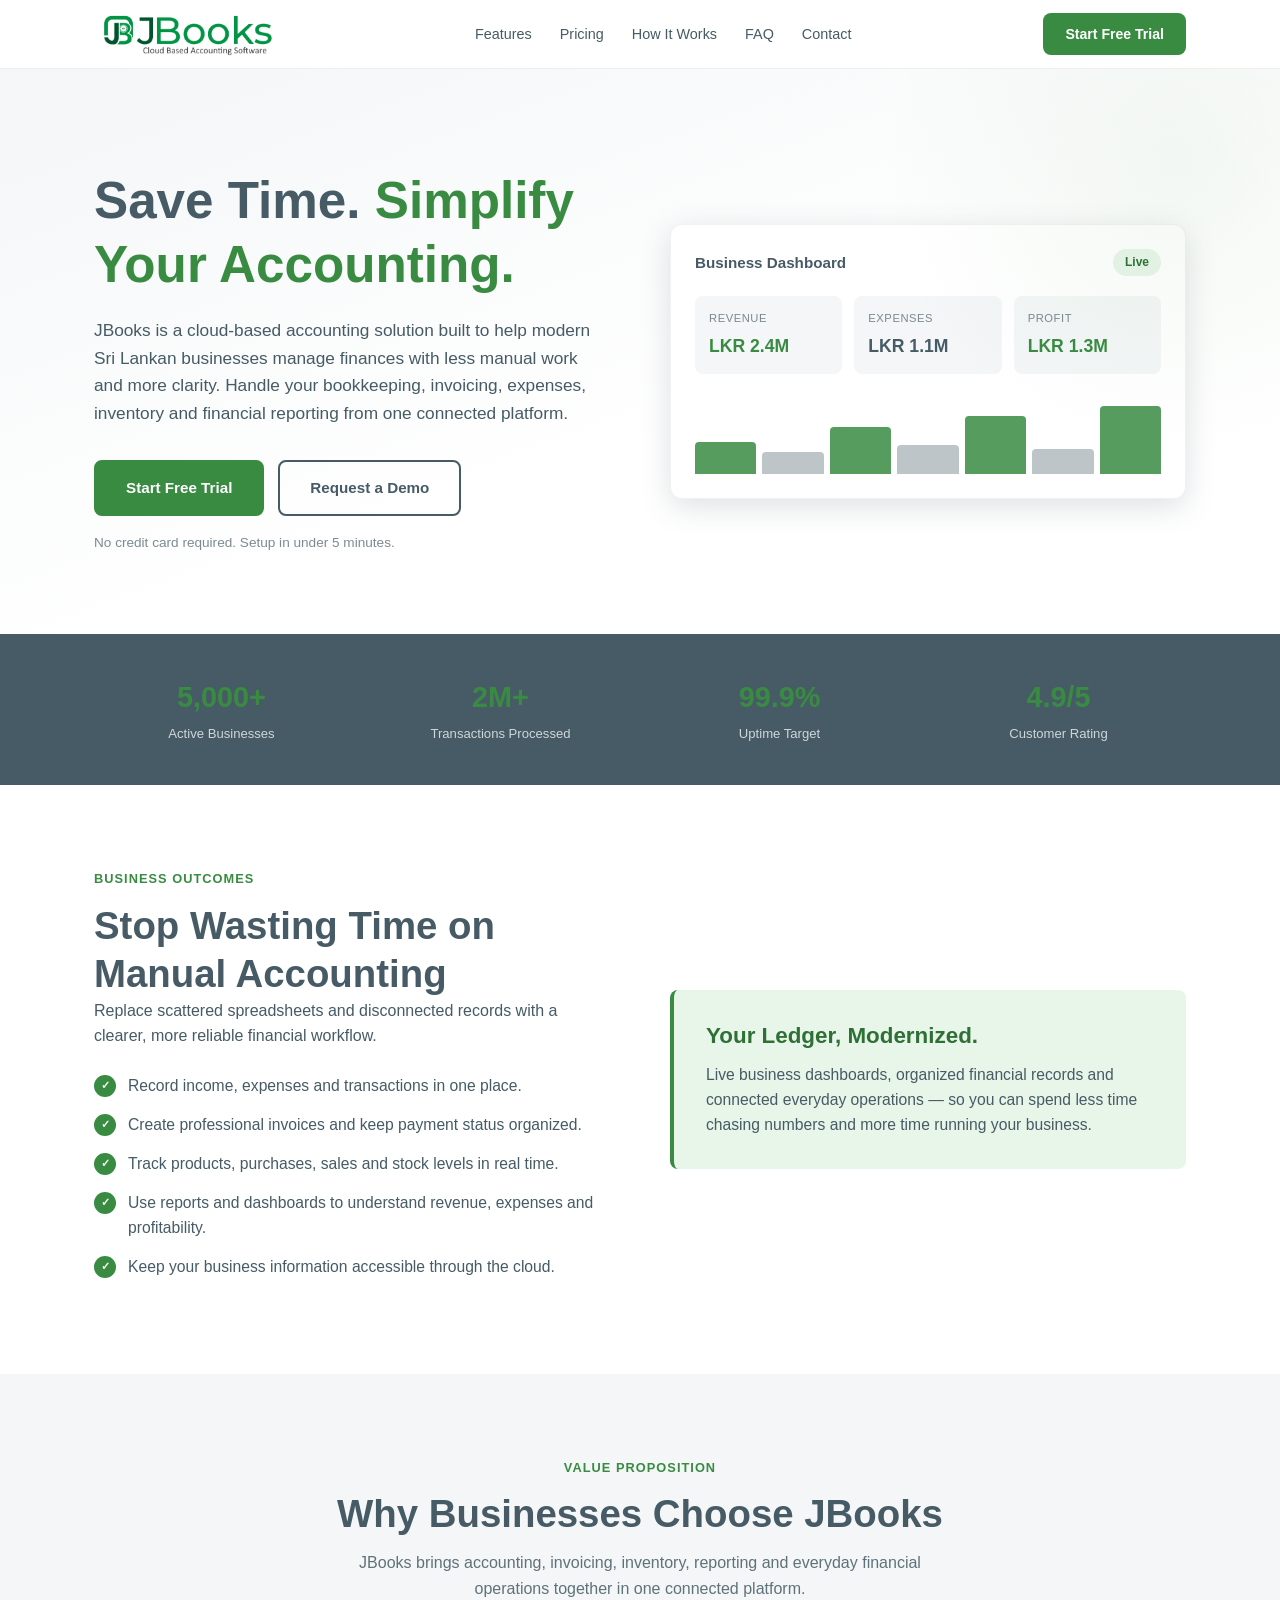
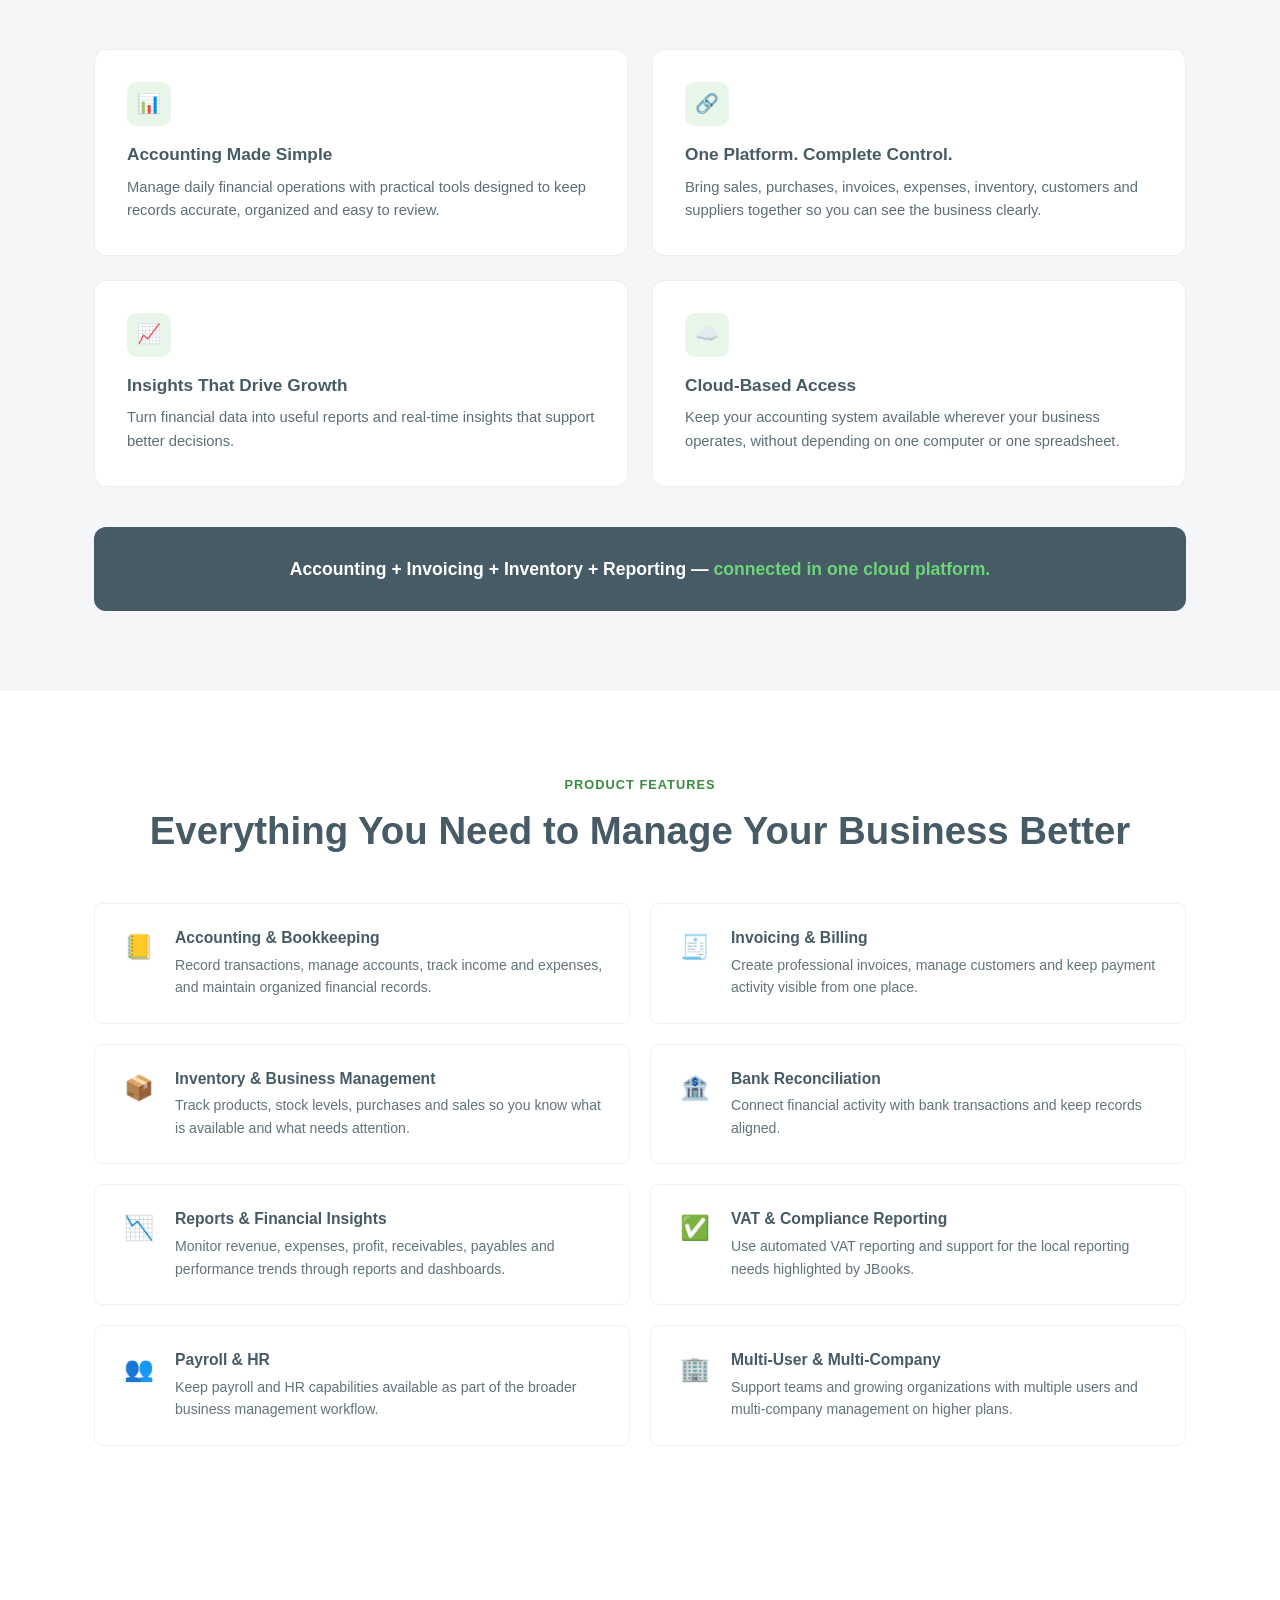
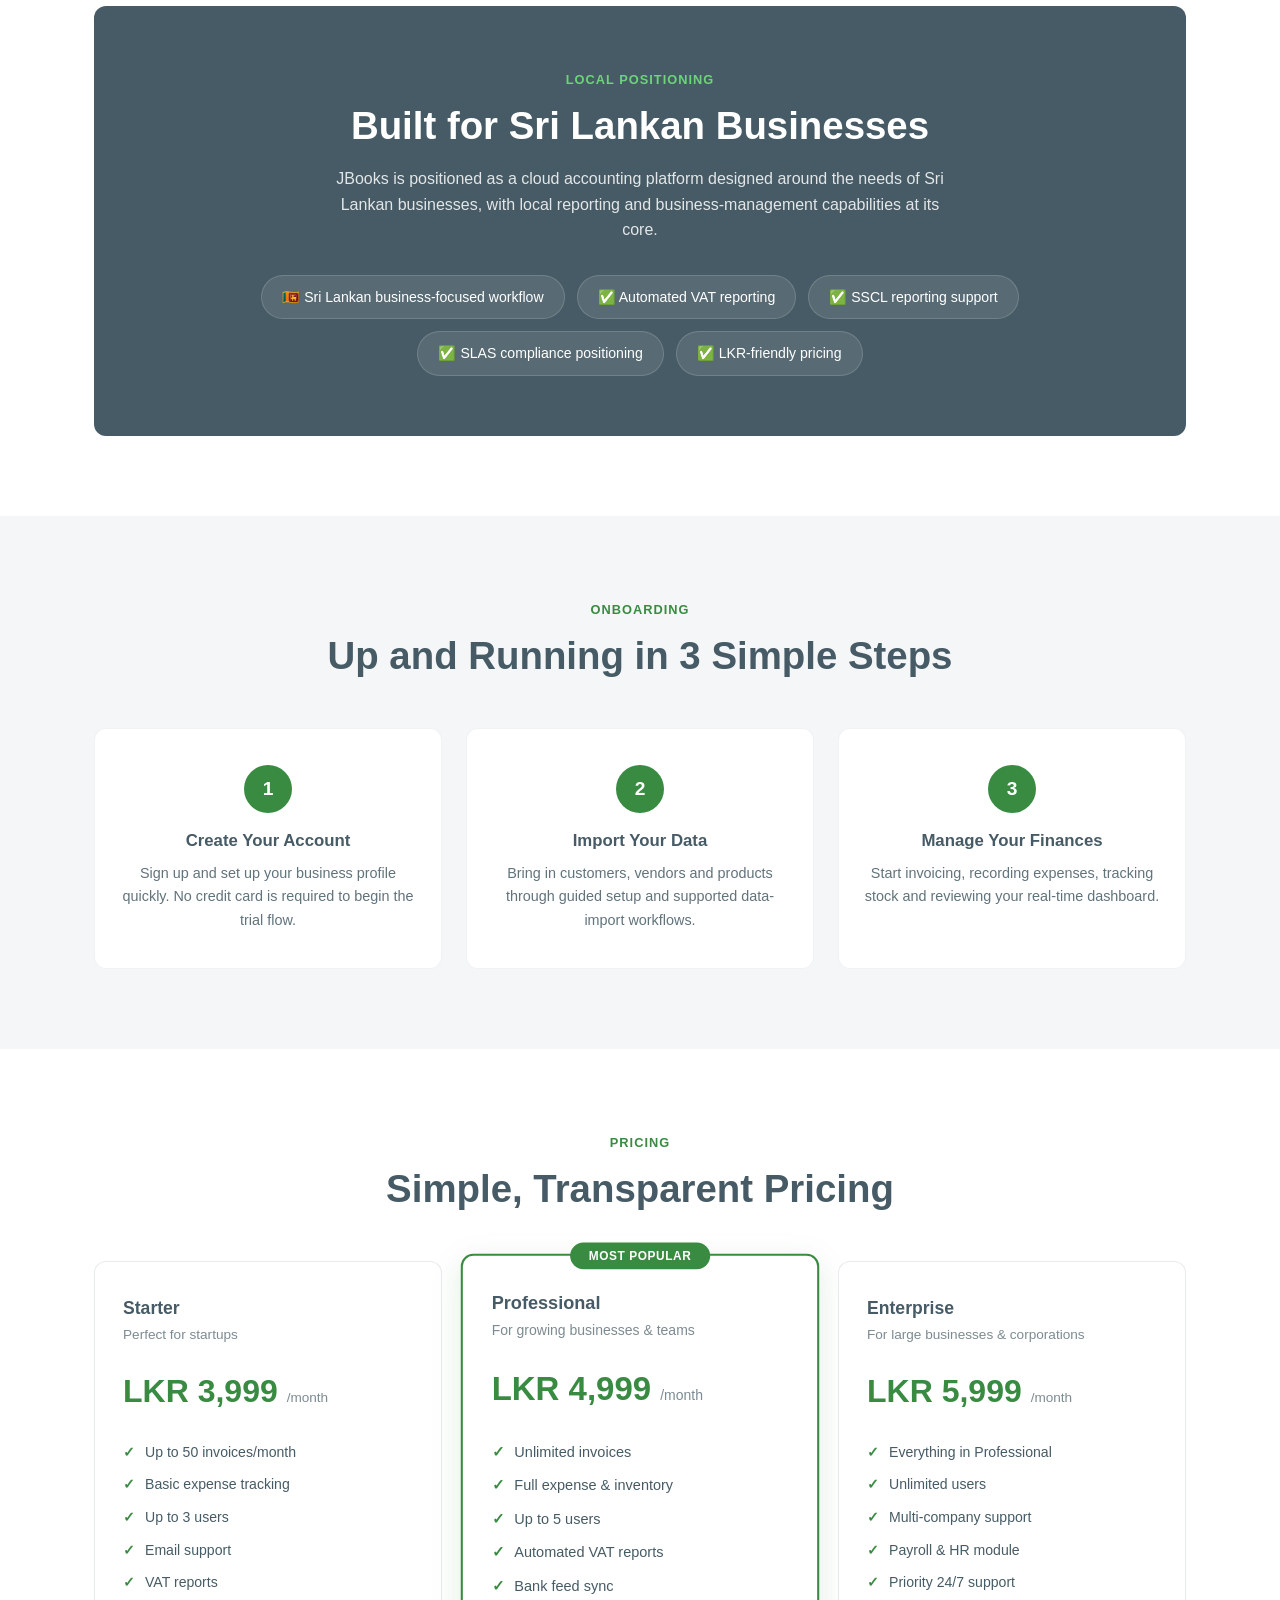
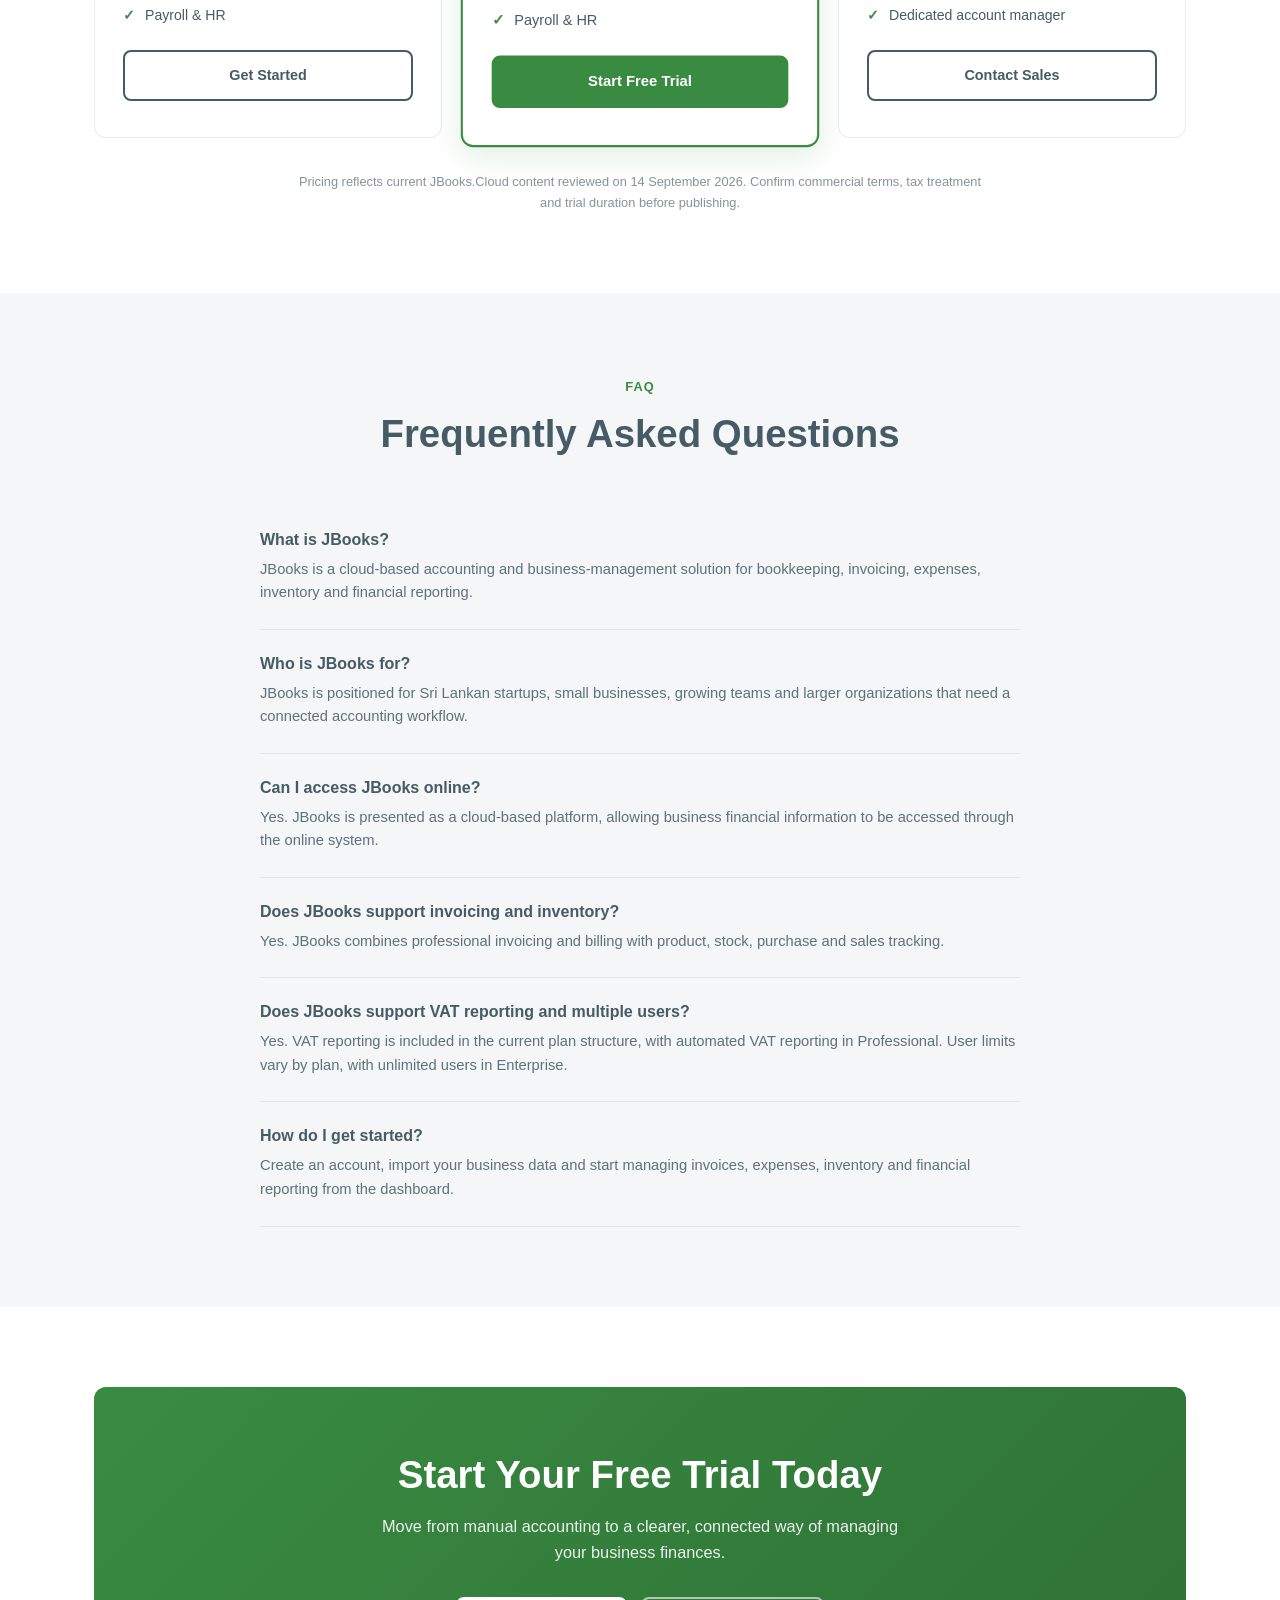
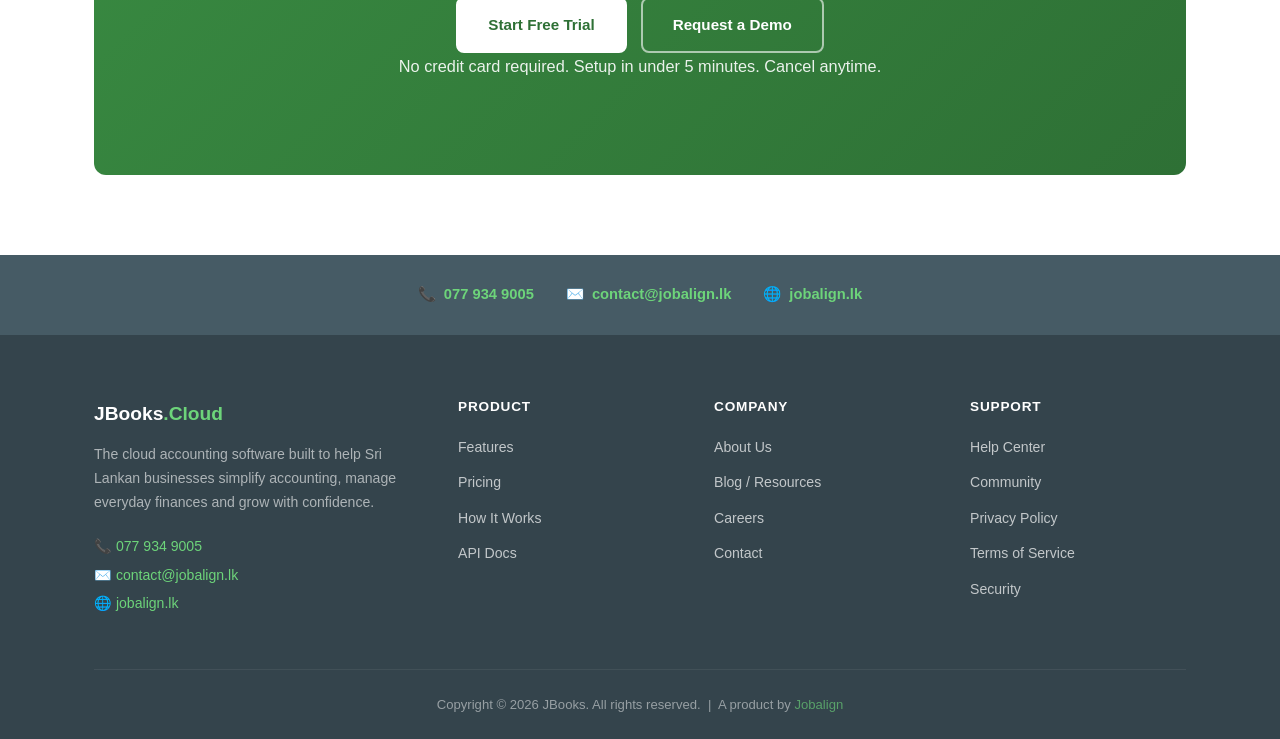
<file: JBooks360.cloud/index.html>
<!DOCTYPE html>
<html lang="en">
<head>
  <meta charset="UTF-8">
  <meta name="viewport" content="width=device-width, initial-scale=1.0">
  <title>JBooks.Cloud | Cloud Accounting Software for Sri Lankan Businesses</title>
  <meta name="description" content="Manage accounting, invoicing, expenses, inventory and financial reporting with JBooks.Cloud - a cloud accounting solution built for Sri Lankan businesses.">
  <style>
    /* ========== RESET & VARIABLES ========== */
    *, *::before, *::after {
      box-sizing: border-box;
      margin: 0;
      padding: 0;
    }

    :root {
      --green: #398b42;
      --slate: #465b65;
      --green-light: #e8f5e9;
      --green-dark: #2e7035;
      --slate-light: #f4f6f7;
      --slate-dark: #34444c;
      --white: #ffffff;
      --shadow: 0 4px 20px rgba(70, 91, 101, 0.1);
      --shadow-hover: 0 8px 30px rgba(70, 91, 101, 0.18);
      --radius: 12px;
      --radius-sm: 8px;
      --font: 'Inter', -apple-system, BlinkMacSystemFont, 'Segoe UI', Roboto, sans-serif;
    }

    html { scroll-behavior: smooth; }

    body {
      font-family: var(--font);
      color: var(--slate);
      line-height: 1.6;
      background: var(--white);
      -webkit-font-smoothing: antialiased;
    }

    img { max-width: 100%; height: auto; display: block; }
    a { color: var(--green); text-decoration: none; transition: color 0.2s; }
    a:hover { color: var(--green-dark); }

    /* ========== TYPOGRAPHY ========== */
    h1, h2, h3, h4 {
      color: var(--slate);
      line-height: 1.25;
      font-weight: 700;
    }

    h1 { font-size: clamp(2rem, 5vw, 3.2rem); }
    h2 { font-size: clamp(1.6rem, 3.5vw, 2.4rem); }
    h3 { font-size: clamp(1.15rem, 2vw, 1.4rem); }

    .section-label {
      display: inline-block;
      font-size: 0.8rem;
      font-weight: 700;
      letter-spacing: 0.08em;
      text-transform: uppercase;
      color: var(--green);
      margin-bottom: 0.75rem;
    }

    /* ========== LAYOUT ========== */
    .container {
      max-width: 1140px;
      margin: 0 auto;
      padding: 0 24px;
    }

    section {
      padding: 80px 0;
    }

    /* ========== NAVIGATION ========== */
    .nav {
      position: sticky;
      top: 0;
      z-index: 1000;
      background: var(--white);
      border-bottom: 1px solid rgba(70, 91, 101, 0.1);
    }

    .nav-inner {
      display: flex;
      align-items: center;
      justify-content: space-between;
      max-width: 1140px;
      margin: 0 auto;
      padding: 0 24px;
      height: 68px;
    }

    .nav-logo {
      font-size: 1.3rem;
      font-weight: 800;
      color: var(--slate);
      letter-spacing: -0.02em;
    }

    .nav-logo span {
      color: var(--green);
    }

    .nav-links {
      display: flex;
      gap: 28px;
      list-style: none;
    }

    .nav-links a {
      font-size: 0.9rem;
      font-weight: 500;
      color: var(--slate);
      padding: 4px 0;
      border-bottom: 2px solid transparent;
      transition: border-color 0.2s, color 0.2s;
    }

    .nav-links a:hover {
      color: var(--green);
      border-bottom-color: var(--green);
    }

    .nav-cta {
      display: inline-flex;
      align-items: center;
      gap: 8px;
      background: var(--green);
      color: var(--white) !important;
      padding: 10px 22px;
      border-radius: 8px;
      font-weight: 600;
      font-size: 0.88rem;
      transition: background 0.2s, transform 0.2s;
    }

    .nav-cta:hover {
      background: var(--green-dark);
      transform: translateY(-1px);
      color: var(--white) !important;
    }

    /* ========== HERO ========== */
    .hero {
      background: linear-gradient(160deg, var(--slate-light) 0%, var(--white) 60%);
      padding: 100px 0 80px;
      position: relative;
      overflow: hidden;
    }

    .hero::before {
      content: '';
      position: absolute;
      top: -200px;
      right: -200px;
      width: 600px;
      height: 600px;
      border-radius: 50%;
      background: radial-gradient(circle, rgba(57, 139, 66, 0.06) 0%, transparent 70%);
      pointer-events: none;
    }

    .hero-grid {
      display: grid;
      grid-template-columns: 1fr 1fr;
      gap: 60px;
      align-items: center;
    }

    .hero h1 {
      margin-bottom: 20px;
    }

    .hero h1 em {
      font-style: normal;
      color: var(--green);
    }

    .hero-text {
      font-size: 1.08rem;
      margin-bottom: 32px;
      max-width: 520px;
    }

    .hero-ctas {
      display: flex;
      flex-wrap: wrap;
      gap: 14px;
      margin-bottom: 16px;
    }

    .btn {
      display: inline-flex;
      align-items: center;
      justify-content: center;
      gap: 8px;
      padding: 14px 30px;
      border-radius: 8px;
      font-weight: 700;
      font-size: 0.95rem;
      cursor: pointer;
      border: 2px solid transparent;
      transition: all 0.2s;
      text-align: center;
    }

    .btn-primary {
      background: var(--green);
      color: var(--white);
      border-color: var(--green);
    }

    .btn-primary:hover {
      background: var(--green-dark);
      border-color: var(--green-dark);
      transform: translateY(-2px);
      box-shadow: 0 6px 20px rgba(57, 139, 66, 0.3);
      color: var(--white);
    }

    .btn-secondary {
      background: transparent;
      color: var(--slate);
      border-color: var(--slate);
    }

    .btn-secondary:hover {
      background: var(--slate);
      color: var(--white);
      transform: translateY(-2px);
    }

    .hero-note {
      font-size: 0.85rem;
      color: var(--slate);
      opacity: 0.7;
    }

    .hero-visual {
      display: flex;
      align-items: center;
      justify-content: center;
    }

    .hero-dashboard-mock {
      width: 100%;
      background: var(--white);
      border-radius: var(--radius);
      box-shadow: var(--shadow-hover);
      padding: 24px;
      border: 1px solid rgba(70, 91, 101, 0.08);
    }

    .dashboard-header {
      display: flex;
      justify-content: space-between;
      align-items: center;
      margin-bottom: 20px;
    }

    .dashboard-header h4 {
      font-size: 0.95rem;
      color: var(--slate);
    }

    .dashboard-badge {
      background: var(--green-light);
      color: var(--green-dark);
      padding: 4px 12px;
      border-radius: 20px;
      font-size: 0.75rem;
      font-weight: 700;
    }

    .dashboard-stats {
      display: grid;
      grid-template-columns: repeat(3, 1fr);
      gap: 12px;
      margin-bottom: 20px;
    }

    .dash-stat {
      background: var(--slate-light);
      border-radius: var(--radius-sm);
      padding: 14px;
    }

    .dash-stat-label {
      font-size: 0.7rem;
      text-transform: uppercase;
      letter-spacing: 0.05em;
      color: var(--slate);
      opacity: 0.7;
      margin-bottom: 4px;
    }

    .dash-stat-value {
      font-size: 1.1rem;
      font-weight: 800;
      color: var(--slate);
    }

    .dash-stat-value.green {
      color: var(--green);
    }

    .dashboard-chart {
      display: flex;
      align-items: flex-end;
      gap: 6px;
      height: 80px;
      padding-top: 8px;
    }

    .dash-bar {
      flex: 1;
      border-radius: 4px 4px 0 0;
      background: var(--green);
      opacity: 0.85;
      transition: opacity 0.2s;
    }

    .dash-bar:hover { opacity: 1; }

    .dash-bar.slate { background: var(--slate); opacity: 0.35; }
    .dash-bar.slate:hover { opacity: 0.5; }

    /* ========== TRUST STRIP ========== */
    .trust-strip {
      background: var(--slate);
      padding: 40px 0;
    }

    .trust-grid {
      display: grid;
      grid-template-columns: repeat(4, 1fr);
      gap: 24px;
      text-align: center;
    }

    .trust-item .trust-number {
      font-size: 1.8rem;
      font-weight: 800;
      color: var(--green);
      display: block;
    }

    .trust-item .trust-label {
      font-size: 0.82rem;
      color: rgba(255, 255, 255, 0.75);
      margin-top: 4px;
    }

    /* ========== PROBLEM / OUTCOME ========== */
    .outcome-grid {
      display: grid;
      grid-template-columns: 1fr 1fr;
      gap: 60px;
      align-items: center;
    }

    .outcome-list {
      list-style: none;
      margin-top: 24px;
    }

    .outcome-list li {
      display: flex;
      align-items: flex-start;
      gap: 12px;
      margin-bottom: 14px;
      font-size: 0.98rem;
    }

    .outcome-list li::before {
      content: '✓';
      display: flex;
      align-items: center;
      justify-content: center;
      min-width: 22px;
      height: 22px;
      border-radius: 50%;
      background: var(--green);
      color: var(--white);
      font-size: 0.7rem;
      font-weight: 800;
      margin-top: 2px;
    }

    .outcome-callout {
      background: var(--green-light);
      border-left: 4px solid var(--green);
      border-radius: var(--radius-sm);
      padding: 32px;
    }

    .outcome-callout h3 {
      color: var(--green-dark);
      margin-bottom: 12px;
    }

    .outcome-callout p {
      font-size: 0.98rem;
    }

    /* ========== WHY JBOOKS ========== */
    .why-grid {
      display: grid;
      grid-template-columns: repeat(2, 1fr);
      gap: 24px;
      margin-top: 48px;
    }

    .why-card {
      background: var(--white);
      border: 1px solid rgba(70, 91, 101, 0.1);
      border-radius: var(--radius);
      padding: 32px;
      transition: box-shadow 0.25s, transform 0.25s;
    }

    .why-card:hover {
      box-shadow: var(--shadow-hover);
      transform: translateY(-4px);
    }

    .why-card-icon {
      width: 44px;
      height: 44px;
      border-radius: 10px;
      background: var(--green-light);
      display: flex;
      align-items: center;
      justify-content: center;
      font-size: 1.2rem;
      margin-bottom: 18px;
    }

    .why-card h3 {
      margin-bottom: 10px;
      font-size: 1.08rem;
    }

    .why-card p {
      font-size: 0.92rem;
      opacity: 0.88;
    }

    .positioning-line {
      margin-top: 40px;
      text-align: center;
      background: var(--slate);
      color: var(--white);
      border-radius: var(--radius);
      padding: 28px 32px;
      font-size: 1.1rem;
      font-weight: 600;
    }

    .positioning-line span {
      color: #6dd47a;
    }

    /* ========== FEATURES ========== */
    .features-grid {
      display: grid;
      grid-template-columns: repeat(2, 1fr);
      gap: 20px;
      margin-top: 48px;
    }

    .feature-card {
      display: flex;
      gap: 16px;
      padding: 24px;
      border-radius: var(--radius-sm);
      border: 1px solid rgba(70, 91, 101, 0.08);
      transition: background 0.2s;
    }

    .feature-card:hover {
      background: var(--slate-light);
    }

    .feature-icon {
      font-size: 1.5rem;
      flex-shrink: 0;
      width: 40px;
      text-align: center;
    }

    .feature-card h3 {
      font-size: 0.98rem;
      margin-bottom: 6px;
    }

    .feature-card p {
      font-size: 0.88rem;
      opacity: 0.85;
    }

    /* ========== LOCAL ========== */
    .local-section {
      background: var(--slate);
      color: var(--white);
      border-radius: var(--radius);
      padding: 60px 48px;
      text-align: center;
    }

    .local-section .section-label {
      color: #6dd47a;
    }

    .local-section h2 {
      color: var(--white);
      margin-bottom: 16px;
    }

    .local-section p {
      max-width: 620px;
      margin: 0 auto 32px;
      opacity: 0.85;
    }

    .local-list {
      display: flex;
      flex-wrap: wrap;
      justify-content: center;
      gap: 12px;
      list-style: none;
    }

    .local-list li {
      background: rgba(255, 255, 255, 0.1);
      border: 1px solid rgba(255, 255, 255, 0.15);
      padding: 10px 20px;
      border-radius: 40px;
      font-size: 0.88rem;
      font-weight: 500;
    }

    /* ========== HOW IT WORKS ========== */
    .steps-grid {
      display: grid;
      grid-template-columns: repeat(3, 1fr);
      gap: 24px;
      margin-top: 48px;
      position: relative;
    }

    .step-card {
      text-align: center;
      padding: 36px 24px;
      border-radius: var(--radius);
      background: var(--white);
      border: 1px solid rgba(70, 91, 101, 0.08);
      position: relative;
    }

    .step-number {
      width: 48px;
      height: 48px;
      border-radius: 50%;
      background: var(--green);
      color: var(--white);
      display: flex;
      align-items: center;
      justify-content: center;
      font-size: 1.2rem;
      font-weight: 800;
      margin: 0 auto 18px;
    }

    .step-card h3 {
      margin-bottom: 10px;
      font-size: 1.05rem;
    }

    .step-card p {
      font-size: 0.9rem;
      opacity: 0.85;
    }

    /* ========== PRICING ========== */
    .pricing-grid {
      display: grid;
      grid-template-columns: repeat(3, 1fr);
      gap: 24px;
      margin-top: 48px;
      align-items: start;
    }

    .pricing-card {
      background: var(--white);
      border: 1px solid rgba(70, 91, 101, 0.12);
      border-radius: var(--radius);
      padding: 36px 28px;
      transition: box-shadow 0.25s, transform 0.25s;
      position: relative;
    }

    .pricing-card:hover {
      box-shadow: var(--shadow-hover);
      transform: translateY(-4px);
    }

    .pricing-card.featured {
      border: 2px solid var(--green);
      box-shadow: 0 8px 30px rgba(57, 139, 66, 0.15);
      transform: scale(1.03);
    }

    .pricing-card.featured:hover {
      transform: scale(1.03) translateY(-4px);
    }

    .pricing-badge {
      position: absolute;
      top: -13px;
      left: 50%;
      transform: translateX(-50%);
      background: var(--green);
      color: var(--white);
      padding: 4px 18px;
      border-radius: 20px;
      font-size: 0.72rem;
      font-weight: 700;
      text-transform: uppercase;
      letter-spacing: 0.05em;
      white-space: nowrap;
    }

    .pricing-card h3 {
      font-size: 1.1rem;
      margin-bottom: 4px;
    }

    .pricing-card .plan-desc {
      font-size: 0.85rem;
      opacity: 0.7;
      margin-bottom: 20px;
    }

    .pricing-price {
      font-size: 2rem;
      font-weight: 800;
      color: var(--green);
      margin-bottom: 4px;
    }

    .pricing-price span {
      font-size: 0.85rem;
      font-weight: 500;
      color: var(--slate);
      opacity: 0.7;
    }

    .pricing-features {
      list-style: none;
      margin: 24px 0;
    }

    .pricing-features li {
      display: flex;
      align-items: flex-start;
      gap: 10px;
      font-size: 0.88rem;
      margin-bottom: 10px;
    }

    .pricing-features li::before {
      content: '✓';
      color: var(--green);
      font-weight: 800;
      flex-shrink: 0;
    }

    .pricing-card .btn {
      width: 100%;
      padding: 12px;
      font-size: 0.9rem;
    }

    .pricing-note {
      text-align: center;
      font-size: 0.8rem;
      opacity: 0.65;
      margin-top: 32px;
      max-width: 700px;
      margin-left: auto;
      margin-right: auto;
    }

    /* ========== FAQ ========== */
    .faq-list {
      max-width: 760px;
      margin: 48px auto 0;
    }

    .faq-item {
      border-bottom: 1px solid rgba(70, 91, 101, 0.1);
      padding: 24px 0;
    }

    .faq-item h3 {
      font-size: 1rem;
      margin-bottom: 8px;
      color: var(--slate);
    }

    .faq-item p {
      font-size: 0.92rem;
      opacity: 0.85;
    }

    /* ========== CTA ========== */
    .cta-section {
      background: linear-gradient(135deg, var(--green) 0%, var(--green-dark) 100%);
      color: var(--white);
      text-align: center;
      border-radius: var(--radius);
      padding: 64px 40px;
    }

    .cta-section h2 {
      color: var(--white);
      margin-bottom: 14px;
    }

    .cta-section p {
      opacity: 0.9;
      max-width: 520px;
      margin: 0 auto 32px;
      font-size: 1.02rem;
    }

    .cta-buttons {
      display: flex;
      flex-wrap: wrap;
      justify-content: center;
      gap: 14px;
    }

    .btn-white {
      background: var(--white);
      color: var(--green-dark);
      border-color: var(--white);
      font-weight: 700;
    }

    .btn-white:hover {
      background: transparent;
      color: var(--white);
      border-color: var(--white);
      transform: translateY(-2px);
    }

    .btn-outline-white {
      background: transparent;
      color: var(--white);
      border-color: rgba(255, 255, 255, 0.6);
    }

    .btn-outline-white:hover {
      background: rgba(255, 255, 255, 0.12);
      border-color: var(--white);
      color: var(--white);
      transform: translateY(-2px);
    }

    .cta-note {
      margin-top: 18px;
      font-size: 0.82rem;
      opacity: 0.75;
    }

    /* ========== CONTACT BAR ========== */
    .contact-bar {
      background: var(--slate);
      color: var(--white);
      padding: 28px 0;
    }

    .contact-bar-inner {
      display: flex;
      flex-wrap: wrap;
      justify-content: center;
      align-items: center;
      gap: 32px;
      font-size: 0.92rem;
    }

    .contact-bar a {
      color: #6dd47a;
      font-weight: 600;
      display: inline-flex;
      align-items: center;
      gap: 8px;
    }

    .contact-bar a:hover {
      color: var(--white);
    }

    .contact-item {
      display: inline-flex;
      align-items: center;
      gap: 8px;
    }

    /* ========== FOOTER ========== */
    .footer {
      background: var(--slate-dark);
      color: rgba(255, 255, 255, 0.75);
      padding: 64px 0 0;
    }

    .footer-grid {
      display: grid;
      grid-template-columns: 1.5fr 1fr 1fr 1fr;
      gap: 40px;
      margin-bottom: 48px;
    }

    .footer-brand {
      font-size: 1.2rem;
      font-weight: 800;
      color: var(--white);
      margin-bottom: 14px;
    }

    .footer-brand span {
      color: #6dd47a;
    }

    .footer-desc {
      font-size: 0.88rem;
      line-height: 1.7;
      opacity: 0.8;
      margin-bottom: 20px;
    }

    .footer-contact a {
      display: block;
      font-size: 0.88rem;
      color: #6dd47a;
      margin-bottom: 6px;
    }

    .footer-contact a:hover {
      color: var(--white);
    }

    .footer h4 {
      color: var(--white);
      font-size: 0.85rem;
      text-transform: uppercase;
      letter-spacing: 0.06em;
      margin-bottom: 18px;
    }

    .footer-links {
      list-style: none;
    }

    .footer-links li {
      margin-bottom: 10px;
    }

    .footer-links a {
      color: rgba(255, 255, 255, 0.7);
      font-size: 0.88rem;
    }

    .footer-links a:hover {
      color: var(--white);
    }

    .footer-bottom {
      border-top: 1px solid rgba(255, 255, 255, 0.1);
      padding: 24px 0;
      text-align: center;
      font-size: 0.82rem;
      opacity: 0.65;
    }

    /* ========== RESPONSIVE ========== */
    @media (max-width: 968px) {
      .hero-grid { grid-template-columns: 1fr; gap: 40px; }
      .outcome-grid { grid-template-columns: 1fr; gap: 32px; }
      .why-grid { grid-template-columns: 1fr; }
      .features-grid { grid-template-columns: 1fr; }
      .steps-grid { grid-template-columns: 1fr; max-width: 420px; margin-left: auto; margin-right: auto; }
      .pricing-grid { grid-template-columns: 1fr; max-width: 420px; margin-left: auto; margin-right: auto; }
      .pricing-card.featured { transform: none; }
      .pricing-card.featured:hover { transform: translateY(-4px); }
      .footer-grid { grid-template-columns: 1fr 1fr; }
      .nav-links { display: none; }
    }

    @media (max-width: 600px) {
      section { padding: 56px 0; }
      .trust-grid { grid-template-columns: repeat(2, 1fr); }
      .local-section { padding: 40px 24px; }
      .cta-section { padding: 48px 24px; }
      .footer-grid { grid-template-columns: 1fr; gap: 32px; }
      .dashboard-stats { grid-template-columns: 1fr 1fr; }
    }
  </style>
</head>
<body>

  <!-- ========== NAVIGATION ========== -->
  <nav class="nav">
    <div class="nav-inner">
      <img src="JobAlign Books Logo-03.png" alt=""
      style="height: 5cm;">
      
      <ul class="nav-links">
        <li><a href="#features">Features</a></li>
        <li><a href="#pricing">Pricing</a></li>
        <li><a href="#how-it-works">How It Works</a></li>
        <li><a href="#faq">FAQ</a></li>
        <li><a href="#contact">Contact</a></li>
      </ul>
      <a href="#cta" class="nav-cta">Start Free Trial</a>
    </div>
  </nav>

  <!-- ========== HERO ========== -->
  <header class="hero">
    <div class="container">
      <div class="hero-grid">
        <div class="hero-content">
          <h1>Save Time. <em>Simplify Your Accounting.</em></h1>
          <p class="hero-text">
            JBooks is a cloud-based accounting solution built to help modern Sri Lankan businesses manage finances with less manual work and more clarity. Handle your bookkeeping, invoicing, expenses, inventory and financial reporting from one connected platform.
          </p>
          <div class="hero-ctas">
            <a href="#cta" class="btn btn-primary">Start Free Trial</a>
            <a href="#contact" class="btn btn-secondary">Request a Demo</a>
          </div>
          <p class="hero-note">No credit card required. Setup in under 5 minutes.</p>
        </div>
        <div class="hero-visual">
          <div class="hero-dashboard-mock">
            <div class="dashboard-header">
              <h4>Business Dashboard</h4>
              <span class="dashboard-badge">Live</span>
            </div>
            <div class="dashboard-stats">
              <div class="dash-stat">
                <div class="dash-stat-label">Revenue</div>
                <div class="dash-stat-value green">LKR 2.4M</div>
              </div>
              <div class="dash-stat">
                <div class="dash-stat-label">Expenses</div>
                <div class="dash-stat-value">LKR 1.1M</div>
              </div>
              <div class="dash-stat">
                <div class="dash-stat-label">Profit</div>
                <div class="dash-stat-value green">LKR 1.3M</div>
              </div>
            </div>
            <div class="dashboard-chart">
              <div class="dash-bar" style="height: 45%;"></div>
              <div class="dash-bar slate" style="height: 30%;"></div>
              <div class="dash-bar" style="height: 65%;"></div>
              <div class="dash-bar slate" style="height: 40%;"></div>
              <div class="dash-bar" style="height: 80%;"></div>
              <div class="dash-bar slate" style="height: 35%;"></div>
              <div class="dash-bar" style="height: 95%;"></div>
            </div>
          </div>
        </div>
      </div>
    </div>
  </header>

  <!-- ========== TRUST STRIP ========== -->
  <div class="trust-strip">
    <div class="container">
      <div class="trust-grid">
        <div class="trust-item">
          <span class="trust-number">5,000+</span>
          <span class="trust-label">Active Businesses</span>
        </div>
        <div class="trust-item">
          <span class="trust-number">2M+</span>
          <span class="trust-label">Transactions Processed</span>
        </div>
        <div class="trust-item">
          <span class="trust-number">99.9%</span>
          <span class="trust-label">Uptime Target</span>
        </div>
        <div class="trust-item">
          <span class="trust-number">4.9/5</span>
          <span class="trust-label">Customer Rating</span>
        </div>
      </div>
    </div>
  </div>

  <!-- ========== OUTCOME ========== -->
  <section id="outcomes">
    <div class="container">
      <div class="outcome-grid">
        <div>
          <span class="section-label">Business Outcomes</span>
          <h2>Stop Wasting Time on Manual Accounting</h2>
          <p>Replace scattered spreadsheets and disconnected records with a clearer, more reliable financial workflow.</p>
          <ul class="outcome-list">
            <li>Record income, expenses and transactions in one place.</li>
            <li>Create professional invoices and keep payment status organized.</li>
            <li>Track products, purchases, sales and stock levels in real time.</li>
            <li>Use reports and dashboards to understand revenue, expenses and profitability.</li>
            <li>Keep your business information accessible through the cloud.</li>
          </ul>
        </div>
        <div class="outcome-callout">
          <h3>Your Ledger, Modernized.</h3>
          <p>Live business dashboards, organized financial records and connected everyday operations — so you can spend less time chasing numbers and more time running your business.</p>
        </div>
      </div>
    </div>
  </section>

  <!-- ========== WHY JBOOKS ========== -->
  <section id="why" style="background: var(--slate-light);">
    <div class="container">
      <div style="text-align: center;">
        <span class="section-label">Value Proposition</span>
        <h2>Why Businesses Choose JBooks</h2>
        <p style="max-width: 600px; margin: 12px auto 0; opacity: 0.85;">
          JBooks brings accounting, invoicing, inventory, reporting and everyday financial operations together in one connected platform.
        </p>
      </div>
      <div class="why-grid">
        <div class="why-card">
          <div class="why-card-icon">📊</div>
          <h3>Accounting Made Simple</h3>
          <p>Manage daily financial operations with practical tools designed to keep records accurate, organized and easy to review.</p>
        </div>
        <div class="why-card">
          <div class="why-card-icon">🔗</div>
          <h3>One Platform. Complete Control.</h3>
          <p>Bring sales, purchases, invoices, expenses, inventory, customers and suppliers together so you can see the business clearly.</p>
        </div>
        <div class="why-card">
          <div class="why-card-icon">📈</div>
          <h3>Insights That Drive Growth</h3>
          <p>Turn financial data into useful reports and real-time insights that support better decisions.</p>
        </div>
        <div class="why-card">
          <div class="why-card-icon">☁️</div>
          <h3>Cloud-Based Access</h3>
          <p>Keep your accounting system available wherever your business operates, without depending on one computer or one spreadsheet.</p>
        </div>
      </div>
      <div class="positioning-line">
        Accounting + Invoicing + Inventory + Reporting — <span>connected in one cloud platform.</span>
      </div>
    </div>
  </section>

  <!-- ========== FEATURES ========== -->
  <section id="features">
    <div class="container">
      <div style="text-align: center;">
        <span class="section-label">Product Features</span>
        <h2>Everything You Need to Manage Your Business Better</h2>
      </div>
      <div class="features-grid">
        <div class="feature-card">
          <div class="feature-icon">📒</div>
          <div>
            <h3>Accounting & Bookkeeping</h3>
            <p>Record transactions, manage accounts, track income and expenses, and maintain organized financial records.</p>
          </div>
        </div>
        <div class="feature-card">
          <div class="feature-icon">🧾</div>
          <div>
            <h3>Invoicing & Billing</h3>
            <p>Create professional invoices, manage customers and keep payment activity visible from one place.</p>
          </div>
        </div>
        <div class="feature-card">
          <div class="feature-icon">📦</div>
          <div>
            <h3>Inventory & Business Management</h3>
            <p>Track products, stock levels, purchases and sales so you know what is available and what needs attention.</p>
          </div>
        </div>
        <div class="feature-card">
          <div class="feature-icon">🏦</div>
          <div>
            <h3>Bank Reconciliation</h3>
            <p>Connect financial activity with bank transactions and keep records aligned.</p>
          </div>
        </div>
        <div class="feature-card">
          <div class="feature-icon">📉</div>
          <div>
            <h3>Reports & Financial Insights</h3>
            <p>Monitor revenue, expenses, profit, receivables, payables and performance trends through reports and dashboards.</p>
          </div>
        </div>
        <div class="feature-card">
          <div class="feature-icon">✅</div>
          <div>
            <h3>VAT & Compliance Reporting</h3>
            <p>Use automated VAT reporting and support for the local reporting needs highlighted by JBooks.</p>
          </div>
        </div>
        <div class="feature-card">
          <div class="feature-icon">👥</div>
          <div>
            <h3>Payroll & HR</h3>
            <p>Keep payroll and HR capabilities available as part of the broader business management workflow.</p>
          </div>
        </div>
        <div class="feature-card">
          <div class="feature-icon">🏢</div>
          <div>
            <h3>Multi-User & Multi-Company</h3>
            <p>Support teams and growing organizations with multiple users and multi-company management on higher plans.</p>
          </div>
        </div>
      </div>
    </div>
  </section>

  <!-- ========== LOCAL ========== -->
  <section id="local">
    <div class="container">
      <div class="local-section">
        <span class="section-label">Local Positioning</span>
        <h2>Built for Sri Lankan Businesses</h2>
        <p>JBooks is positioned as a cloud accounting platform designed around the needs of Sri Lankan businesses, with local reporting and business-management capabilities at its core.</p>
        <ul class="local-list">
          <li>🇱🇰 Sri Lankan business-focused workflow</li>
          <li>✅ Automated VAT reporting</li>
          <li>✅ SSCL reporting support</li>
          <li>✅ SLAS compliance positioning</li>
          <li>✅ LKR-friendly pricing</li>
        </ul>
      </div>
    </div>
  </section>

  <!-- ========== HOW IT WORKS ========== -->
  <section id="how-it-works" style="background: var(--slate-light);">
    <div class="container">
      <div style="text-align: center;">
        <span class="section-label">Onboarding</span>
        <h2>Up and Running in 3 Simple Steps</h2>
      </div>
      <div class="steps-grid">
        <div class="step-card">
          <div class="step-number">1</div>
          <h3>Create Your Account</h3>
          <p>Sign up and set up your business profile quickly. No credit card is required to begin the trial flow.</p>
        </div>
        <div class="step-card">
          <div class="step-number">2</div>
          <h3>Import Your Data</h3>
          <p>Bring in customers, vendors and products through guided setup and supported data-import workflows.</p>
        </div>
        <div class="step-card">
          <div class="step-number">3</div>
          <h3>Manage Your Finances</h3>
          <p>Start invoicing, recording expenses, tracking stock and reviewing your real-time dashboard.</p>
        </div>
      </div>
    </div>
  </section>

  <!-- ========== PRICING ========== -->
  <section id="pricing">
    <div class="container">
      <div style="text-align: center;">
        <span class="section-label">Pricing</span>
        <h2>Simple, Transparent Pricing</h2>
      </div>
      <div class="pricing-grid">
        <!-- Starter -->
        <div class="pricing-card">
          <h3>Starter</h3>
          <p class="plan-desc">Perfect for startups</p>
          <div class="pricing-price">LKR 3,999 <span>/month</span></div>
          <ul class="pricing-features">
            <li>Up to 50 invoices/month</li>
            <li>Basic expense tracking</li>
            <li>Up to 3 users</li>
            <li>Email support</li>
            <li>VAT reports</li>
            <li>Payroll & HR</li>
          </ul>
          <a href="#cta" class="btn btn-secondary">Get Started</a>
        </div>
        <!-- Professional -->
        <div class="pricing-card featured">
          <div class="pricing-badge">Most Popular</div>
          <h3>Professional</h3>
          <p class="plan-desc">For growing businesses & teams</p>
          <div class="pricing-price">LKR 4,999 <span>/month</span></div>
          <ul class="pricing-features">
            <li>Unlimited invoices</li>
            <li>Full expense & inventory</li>
            <li>Up to 5 users</li>
            <li>Automated VAT reports</li>
            <li>Bank feed sync</li>
            <li>Payroll & HR</li>
          </ul>
          <a href="#cta" class="btn btn-primary">Start Free Trial</a>
        </div>
        <!-- Enterprise -->
        <div class="pricing-card">
          <h3>Enterprise</h3>
          <p class="plan-desc">For large businesses & corporations</p>
          <div class="pricing-price">LKR 5,999 <span>/month</span></div>
          <ul class="pricing-features">
            <li>Everything in Professional</li>
            <li>Unlimited users</li>
            <li>Multi-company support</li>
            <li>Payroll & HR module</li>
            <li>Priority 24/7 support</li>
            <li>Dedicated account manager</li>
          </ul>
          <a href="#contact" class="btn btn-secondary">Contact Sales</a>
        </div>
      </div>
      <p class="pricing-note">
        Pricing reflects current JBooks.Cloud content reviewed on 14 September 2026. Confirm commercial terms, tax treatment and trial duration before publishing.
      </p>
    </div>
  </section>

  <!-- ========== FAQ ========== -->
  <section id="faq" style="background: var(--slate-light);">
    <div class="container">
      <div style="text-align: center;">
        <span class="section-label">FAQ</span>
        <h2>Frequently Asked Questions</h2>
      </div>
      <div class="faq-list">
        <div class="faq-item">
          <h3>What is JBooks?</h3>
          <p>JBooks is a cloud-based accounting and business-management solution for bookkeeping, invoicing, expenses, inventory and financial reporting.</p>
        </div>
        <div class="faq-item">
          <h3>Who is JBooks for?</h3>
          <p>JBooks is positioned for Sri Lankan startups, small businesses, growing teams and larger organizations that need a connected accounting workflow.</p>
        </div>
        <div class="faq-item">
          <h3>Can I access JBooks online?</h3>
          <p>Yes. JBooks is presented as a cloud-based platform, allowing business financial information to be accessed through the online system.</p>
        </div>
        <div class="faq-item">
          <h3>Does JBooks support invoicing and inventory?</h3>
          <p>Yes. JBooks combines professional invoicing and billing with product, stock, purchase and sales tracking.</p>
        </div>
        <div class="faq-item">
          <h3>Does JBooks support VAT reporting and multiple users?</h3>
          <p>Yes. VAT reporting is included in the current plan structure, with automated VAT reporting in Professional. User limits vary by plan, with unlimited users in Enterprise.</p>
        </div>
        <div class="faq-item">
          <h3>How do I get started?</h3>
          <p>Create an account, import your business data and start managing invoices, expenses, inventory and financial reporting from the dashboard.</p>
        </div>
      </div>
    </div>
  </section>

  <!-- ========== CTA ========== -->
  <section id="cta">
    <div class="container">
      <div class="cta-section">
        <h2>Start Your Free Trial Today</h2>
        <p>Move from manual accounting to a clearer, connected way of managing your business finances.</p>
        <div class="cta-buttons">
          <a href="tel:0779349005" class="btn btn-white">Start Free Trial</a>
          <a href="mailto:contact@jobalign.lk" class="btn btn-outline-white">Request a Demo</a>
        </div>
        <p class="cta-note">No credit card required. Setup in under 5 minutes. Cancel anytime.</p>
      </div>
    </div>
  </section>

  <!-- ========== CONTACT BAR ========== -->
  <div class="contact-bar" id="contact">
    <div class="container">
      <div class="contact-bar-inner">
        <span class="contact-item">
          📞 <a href="tel:0779349005">077 934 9005</a>
        </span>
        <span class="contact-item">
          ✉️ <a href="mailto:contact@jobalign.lk">contact@jobalign.lk</a>
        </span>
        <span class="contact-item">
          🌐 <a href="https://jobalign.lk/" target="_blank" rel="noopener">jobalign.lk</a>
        </span>
      </div>
    </div>
  </div>

  <!-- ========== FOOTER ========== -->
  <footer class="footer">
    <div class="container">
      <div class="footer-grid">
        <div>
          <div class="footer-brand">JBooks<span>.Cloud</span></div>
          <p class="footer-desc">
            The cloud accounting software built to help Sri Lankan businesses simplify accounting, manage everyday finances and grow with confidence.
          </p>
          <div class="footer-contact">
            <a href="tel:0779349005">📞 077 934 9005</a>
            <a href="mailto:contact@jobalign.lk">✉️ contact@jobalign.lk</a>
            <a href="https://jobalign.lk/" target="_blank" rel="noopener">🌐 jobalign.lk</a>
          </div>
        </div>
        <div>
          <h4>Product</h4>
          <ul class="footer-links">
            <li><a href="#features">Features</a></li>
            <li><a href="#pricing">Pricing</a></li>
            <li><a href="#how-it-works">How It Works</a></li>
            <li><a href="#">API Docs</a></li>
          </ul>
        </div>
        <div>
          <h4>Company</h4>
          <ul class="footer-links">
            <li><a href="#">About Us</a></li>
            <li><a href="#">Blog / Resources</a></li>
            <li><a href="#">Careers</a></li>
            <li><a href="#contact">Contact</a></li>
          </ul>
        </div>
        <div>
          <h4>Support</h4>
          <ul class="footer-links">
            <li><a href="#">Help Center</a></li>
            <li><a href="#">Community</a></li>
            <li><a href="#">Privacy Policy</a></li>
            <li><a href="#">Terms of Service</a></li>
            <li><a href="#">Security</a></li>
          </ul>
        </div>
      </div>
      <div class="footer-bottom">
        Copyright © 2026 JBooks. All rights reserved. &nbsp;|&nbsp; A product by <a href="https://jobalign.lk/" target="_blank" rel="noopener" style="color: #6dd47a;">Jobalign</a>
      </div>
    </div>
  </footer>

</body>
</html>
</file>
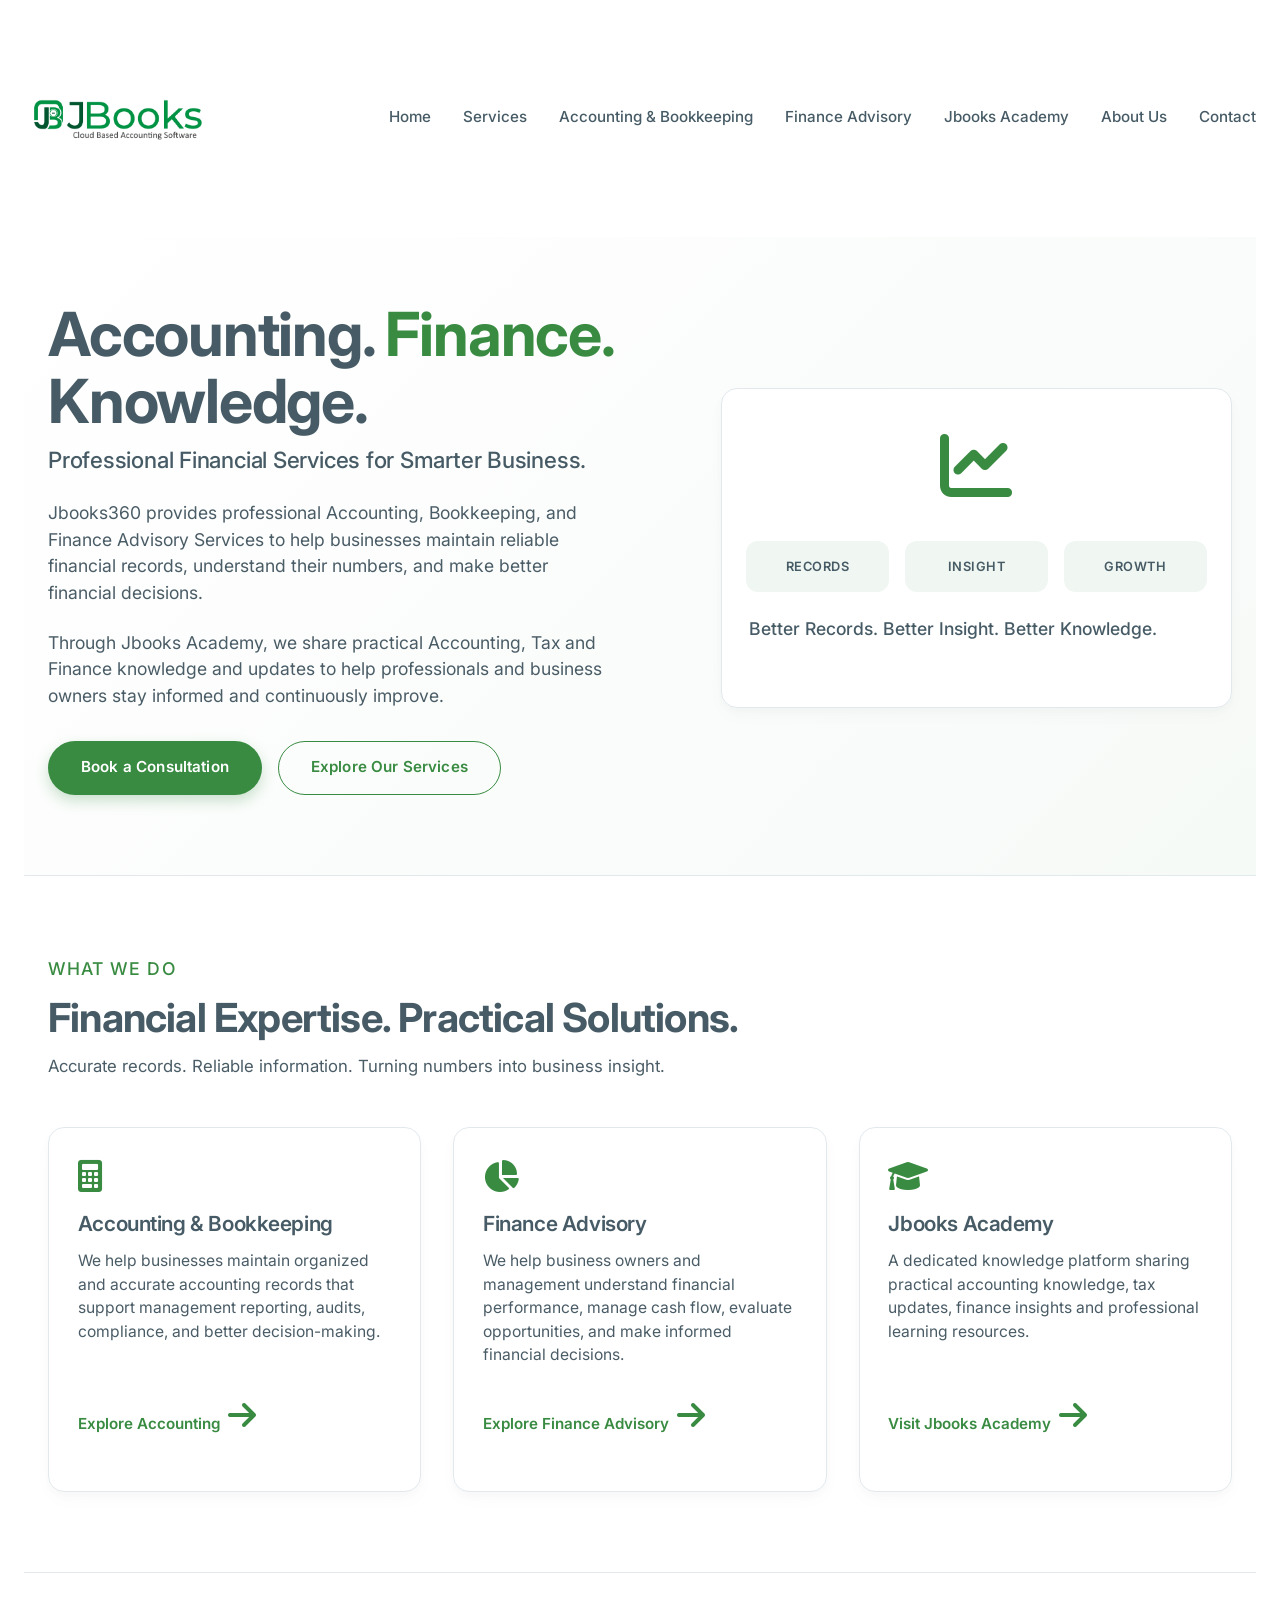
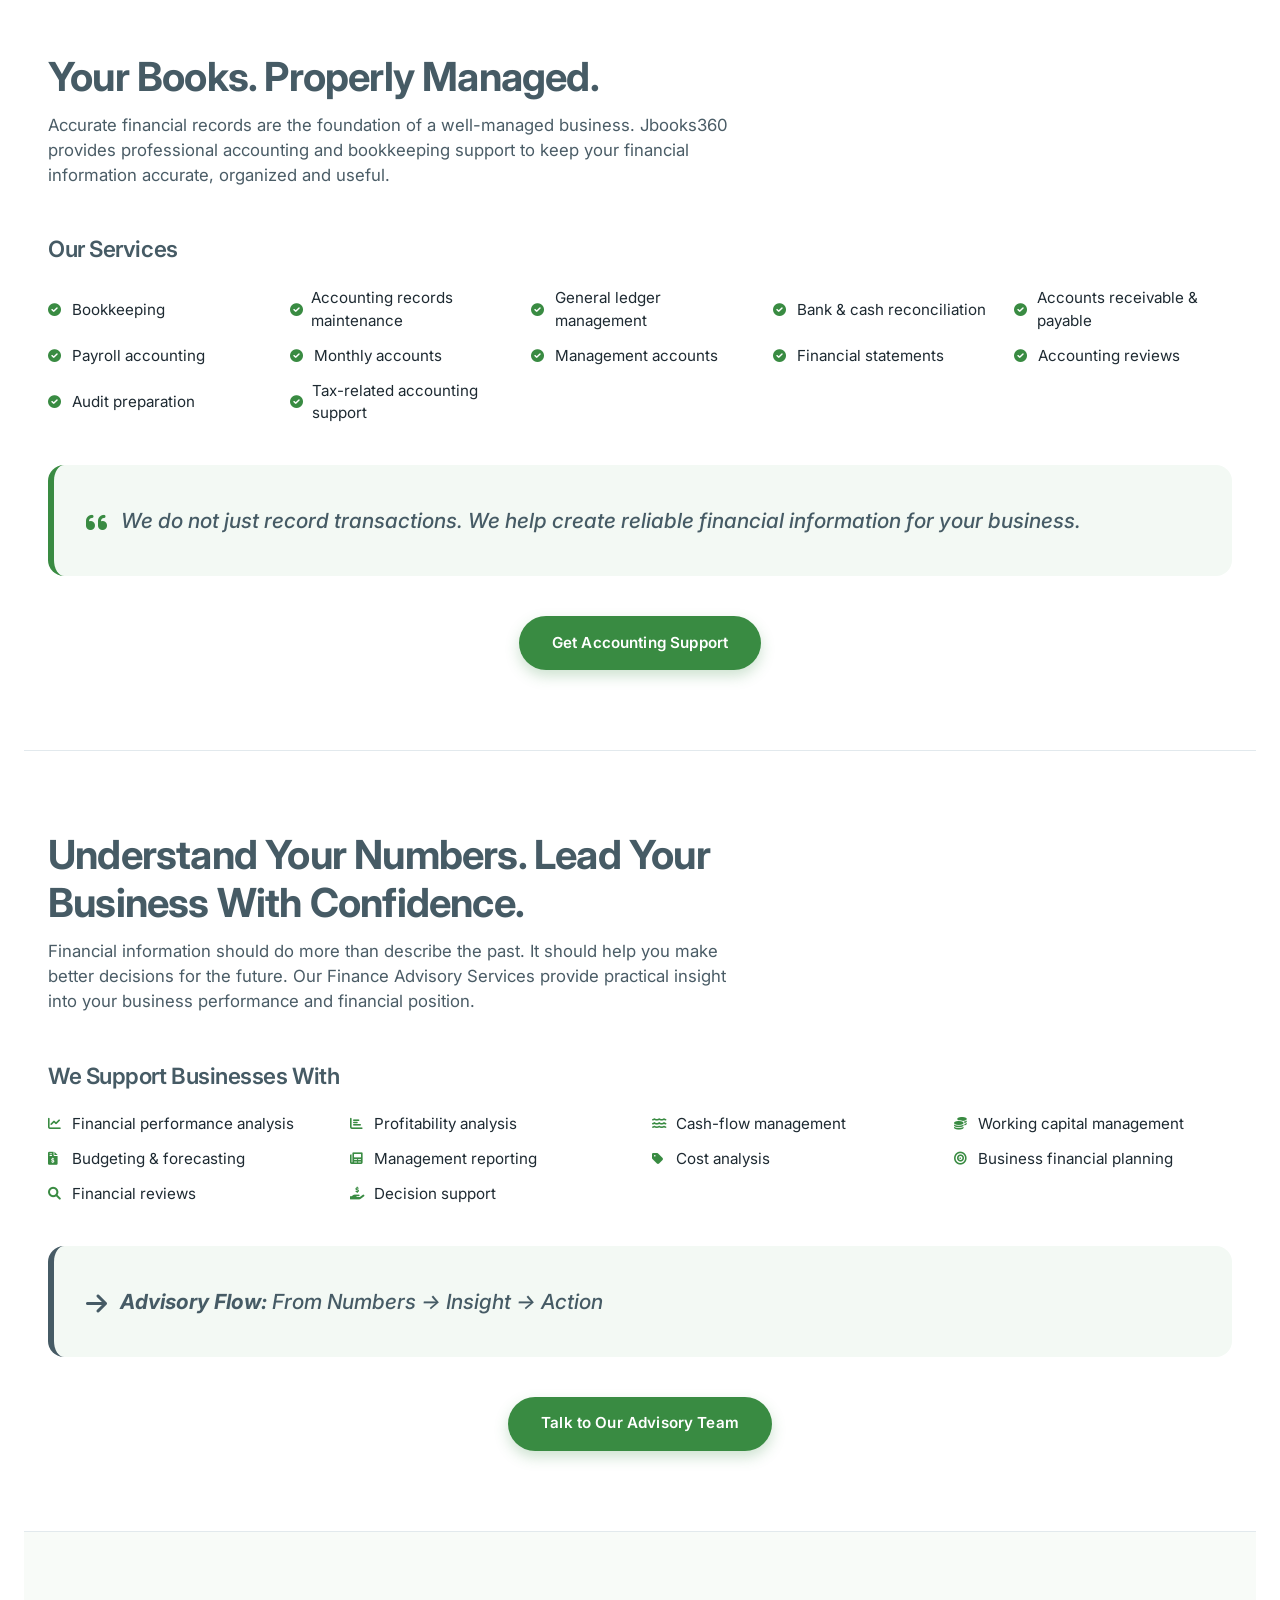
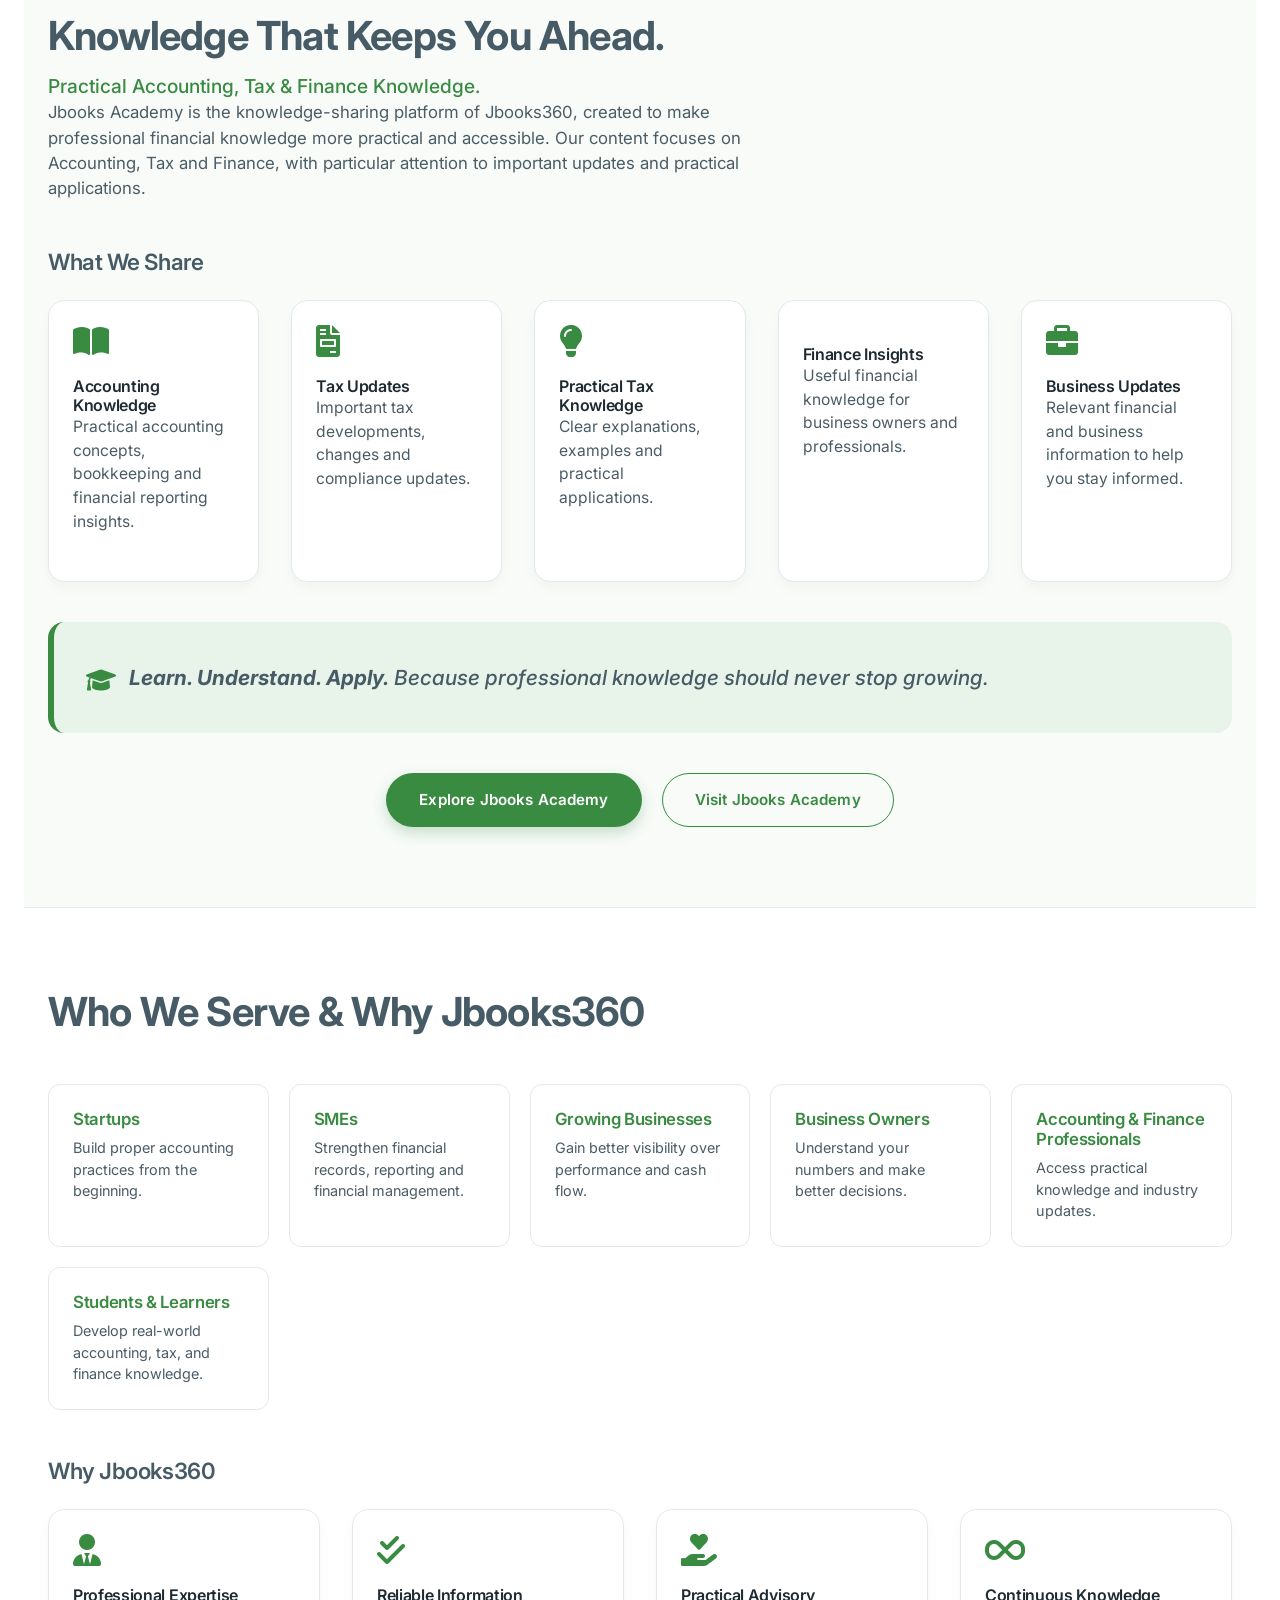
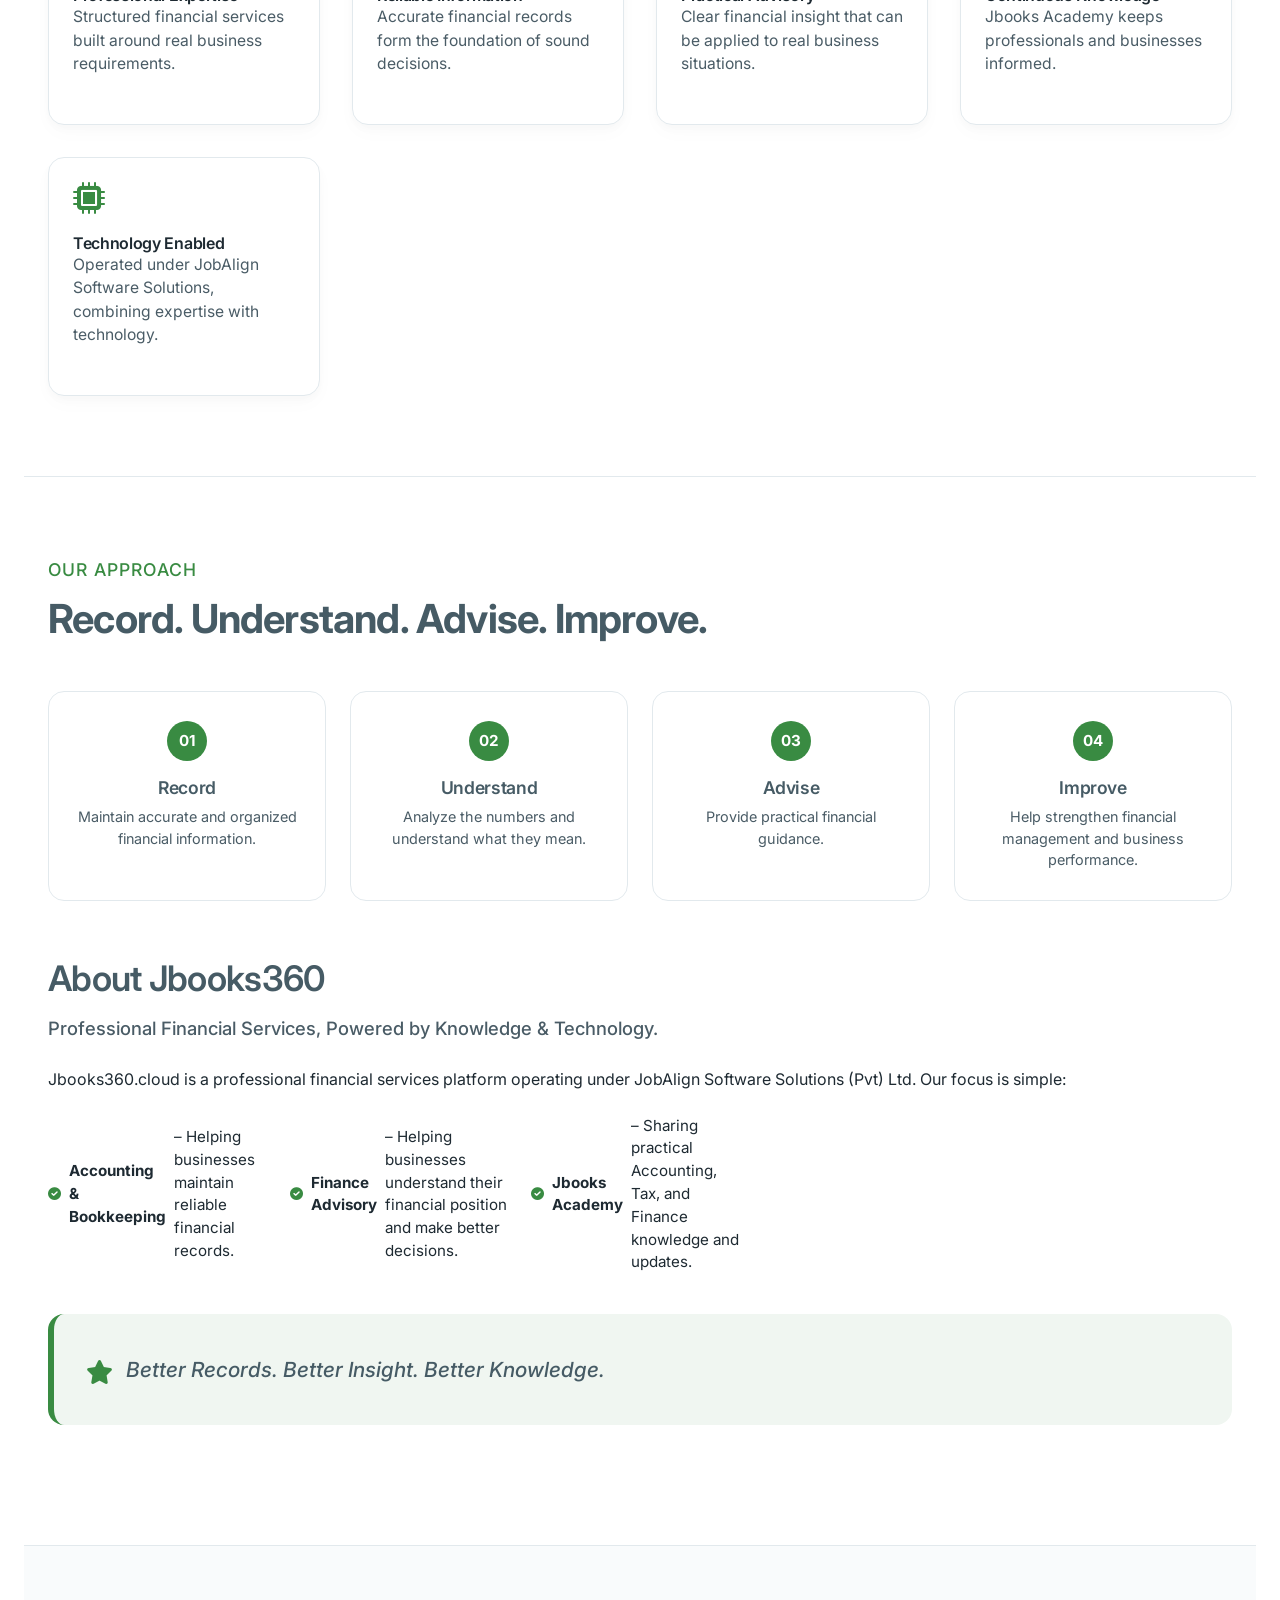
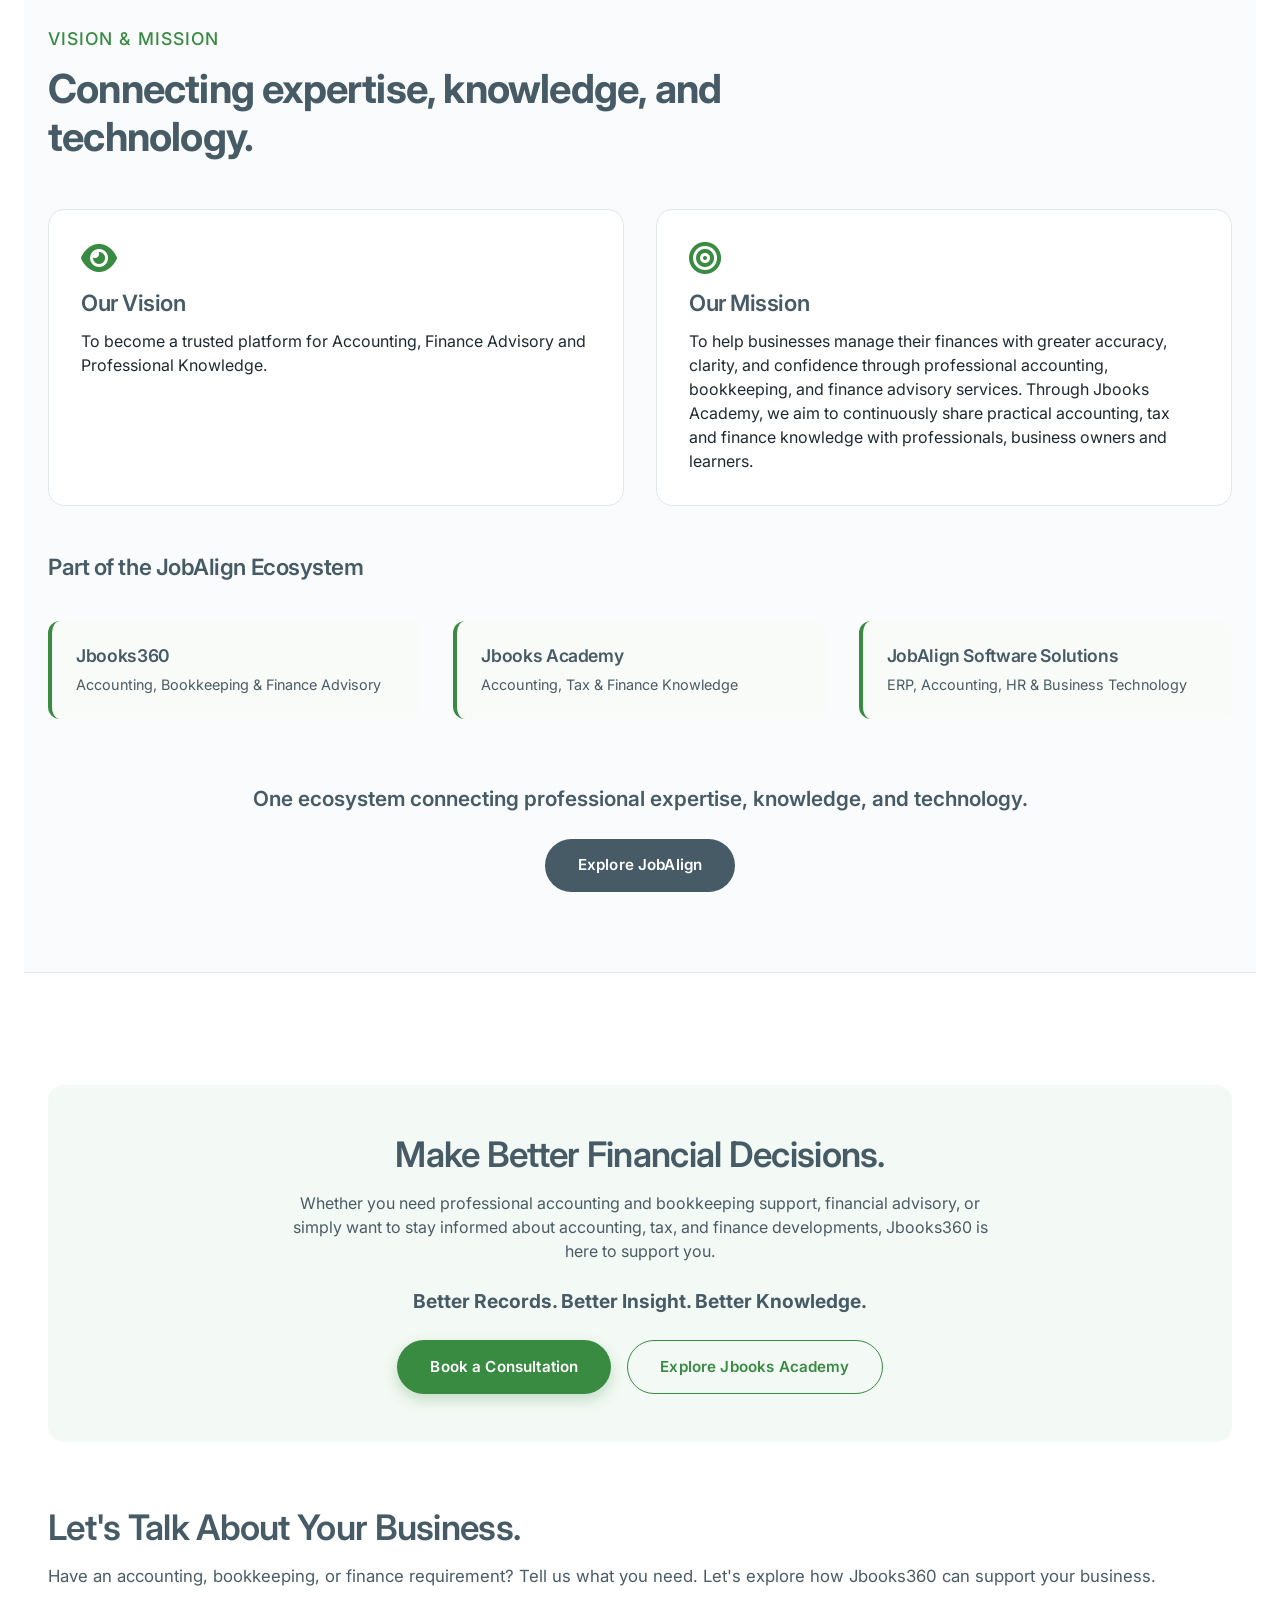
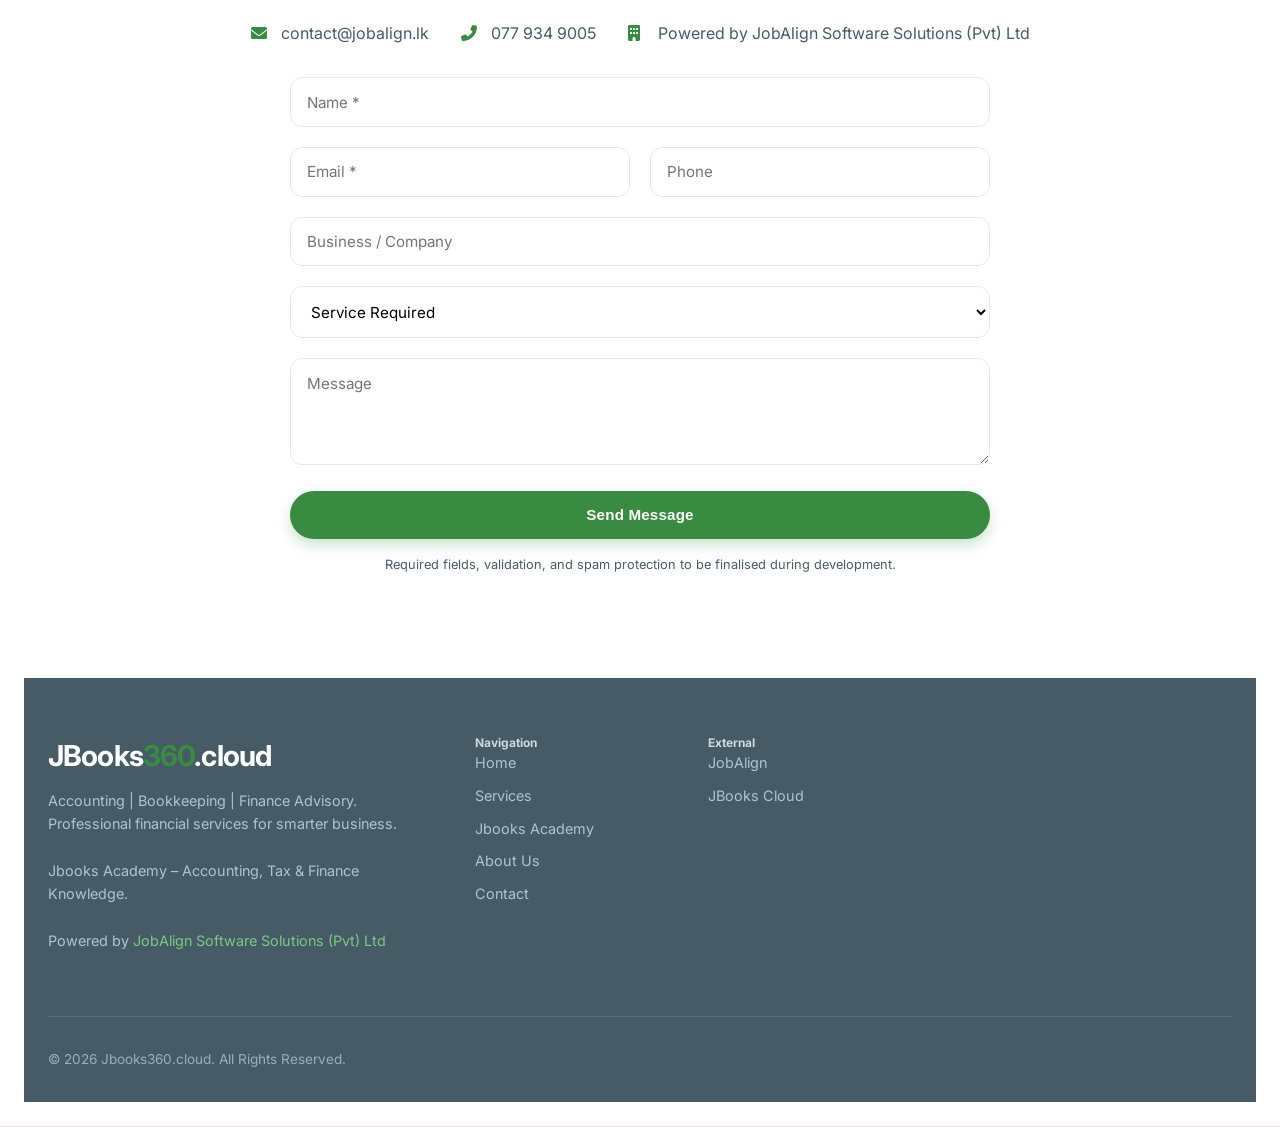
<file: JBooks360/index.html>
<!DOCTYPE html>
<html lang="en">
<head>
  <meta charset="UTF-8">
  <meta name="viewport" content="width=device-width, initial-scale=1.0">
  <title>JBooks360.cloud — Accounting. Finance. Knowledge.</title>
  <!-- Google Fonts for clean, modern typography -->
  <link rel="preconnect" href="https://fonts.googleapis.com">
  <link rel="preconnect" href="https://fonts.gstatic.com" crossorigin>
  <link href="https://fonts.googleapis.com/css2?family=Inter:opsz,wght@14..32,400;14..32,500;14..32,600;14..32,700&display=swap" rel="stylesheet">
  <!-- Font Awesome for icons (service cards, etc.) -->
  <link rel="stylesheet" href="https://cdnjs.cloudflare.com/ajax/libs/font-awesome/6.0.0-beta3/css/all.min.css">
  <style>
    /* ---------- CSS Reset & Variables ---------- */
    * {
      margin: 0;
      padding: 0;
      box-sizing: border-box;
    }

    :root {
      --primary: #398b42;        /* Jbooks green */
      --secondary: #465b65;      /* professional slate */
      --light-bg: #f9fbfc;
      --white: #ffffff;
      --text-dark: #1e2a32;
      --text-muted: #4a5c66;
      --border-light: #e2e9ed;
      --shadow-sm: 0 8px 20px rgba(0, 0, 0, 0.02), 0 4px 8px rgba(0, 0, 0, 0.02);
      --shadow-hover: 0 20px 30px -10px rgba(57, 139, 66, 0.12), 0 8px 16px rgba(0, 0, 0, 0.04);
      --radius-md: 16px;
      --radius-sm: 12px;
      --radius-pill: 40px;
    }

    body {
      font-family: 'Inter', sans-serif;
      background-color: var(--white);
      color: var(--text-dark);
      line-height: 1.5;
      -webkit-font-smoothing: antialiased;
    }

    .container {
      max-width: 1280px;
      margin: 0 auto;
      padding: 0 24px;
    }

    /* ---------- Typography ---------- */
    h1, h2, h3, h4 {
      font-weight: 600;
      letter-spacing: -0.02em;
      line-height: 1.2;
    }

    h1 {
      font-size: 3.2rem;
      font-weight: 700;
      color: var(--text-dark);
    }

    h2 {
      font-size: 2.2rem;
      margin-bottom: 1rem;
      color: var(--secondary);
    }

    h3 {
      font-size: 1.4rem;
      margin-bottom: 0.75rem;
      color: var(--secondary);
    }

    .section-subhead {
      font-size: 1.1rem;
      font-weight: 500;
      text-transform: uppercase;
      letter-spacing: 0.06em;
      color: var(--primary);
      margin-bottom: 0.75rem;
    }

    .text-muted {
      color: var(--text-muted);
      font-size: 1.05rem;
    }

    /* ---------- Buttons & CTA ---------- */
    .btn {
      display: inline-flex;
      align-items: center;
      justify-content: center;
      gap: 8px;
      padding: 0.9rem 2rem;
      border-radius: var(--radius-pill);
      font-weight: 600;
      font-size: 0.95rem;
      text-decoration: none;
      transition: all 0.2s ease;
      border: 1.5px solid transparent;
      cursor: pointer;
      letter-spacing: 0.01em;
    }

    .btn-primary {
      background-color: var(--primary);
      color: var(--white);
      box-shadow: 0 6px 14px rgba(57, 139, 66, 0.25);
    }

    .btn-primary:hover {
      background-color: #2e7536;
      box-shadow: 0 10px 20px rgba(57, 139, 66, 0.3);
      transform: translateY(-1px);
    }

    .btn-outline {
      background: transparent;
      border-color: var(--primary);
      color: var(--primary);
    }

    .btn-outline:hover {
      background: rgba(57, 139, 66, 0.05);
      border-color: #2e7536;
      color: #2e7536;
    }

    .btn-secondary {
      background: var(--secondary);
      color: var(--white);
    }

    .btn-secondary:hover {
      background: #3a4c55;
    }

    .btn-sm {
      padding: 0.6rem 1.4rem;
      font-size: 0.85rem;
    }

    .btn-link {
      background: none;
      border: none;
      color: var(--primary);
      font-weight: 600;
      display: inline-flex;
      align-items: center;
      gap: 8px;
      padding: 0.5rem 0;
      text-decoration: none;
      font-size: 0.95rem;
      transition: gap 0.2s;
    }

    .btn-link i {
      font-size: 0.8rem;
      transition: transform 0.2s;
    }

    .btn-link:hover i {
      transform: translateX(4px);
    }

    /* ---------- Header & Nav ---------- */
    .site-header {
      padding: 1.5rem 0;
      border-bottom: 1px solid var(--border-light);
      background: var(--white);
      position: sticky;
      top: 0;
      z-index: 50;
      backdrop-filter: blur(8px);
      background: rgba(255, 255, 255, 0.92);
    }

    .header-inner {
      display: flex;
      align-items: center;
      justify-content: space-between;
      flex-wrap: wrap;
      gap: 1.5rem;
    }

    .logo {
      font-size: 1.6rem;
      font-weight: 700;
      color: var(--secondary);
      text-decoration: none;
      letter-spacing: -0.03em;
    }

    .logo span {
      color: var(--primary);
      font-weight: 700;
    }

    .main-nav {
      display: flex;
      align-items: center;
      gap: 2rem;
      flex-wrap: wrap;
    }

    .main-nav a {
      text-decoration: none;
      color: var(--secondary);
      font-weight: 500;
      font-size: 0.95rem;
      transition: color 0.15s;
      padding: 0.25rem 0;
      border-bottom: 2px solid transparent;
    }

    .main-nav a:hover {
      color: var(--primary);
      border-bottom-color: var(--primary);
    }

    .header-cta {
      display: flex;
      gap: 1rem;
      align-items: center;
    }

    /* ---------- Hero ---------- */
    .hero {
      padding: 4rem 0 5rem;
      background: linear-gradient(135deg, #ffffff 0%, #f6faf7 100%);
      border-bottom: 1px solid var(--border-light);
    }

    .hero-grid {
      display: grid;
      grid-template-columns: 1.1fr 0.9fr;
      gap: 3rem;
      align-items: center;
    }

    .hero h1 {
      font-size: 3.8rem;
      font-weight: 700;
      line-height: 1.1;
      margin-bottom: 0.5rem;
      color: var(--secondary);
    }

    .hero h1 .accent {
      color: var(--primary);
    }

    .hero .subhead {
      font-size: 1.4rem;
      font-weight: 500;
      color: var(--secondary);
      margin: 0.5rem 0 1.5rem;
      letter-spacing: -0.01em;
    }

    .hero p {
      color: var(--text-muted);
      font-size: 1.1rem;
      margin-bottom: 1.5rem;
      max-width: 90%;
    }

    .hero-actions {
      display: flex;
      gap: 1rem;
      flex-wrap: wrap;
      margin-top: 2rem;
    }

    .hero-visual {
      background: var(--white);
      border-radius: var(--radius-md);
      box-shadow: var(--shadow-sm);
      padding: 2.5rem 1.5rem;
      border: 1px solid var(--border-light);
      text-align: center;
    }

    .hero-visual i {
      font-size: 4.5rem;
      color: var(--primary);
      margin-bottom: 1.5rem;
    }

    .hero-visual .mini-grid {
      display: grid;
      grid-template-columns: repeat(3, 1fr);
      gap: 1rem;
      margin-top: 1rem;
    }

    .hero-visual .mini-item {
      background: #f0f6f1;
      padding: 1rem 0.5rem;
      border-radius: var(--radius-sm);
      font-weight: 600;
      font-size: 0.8rem;
      color: var(--secondary);
      text-transform: uppercase;
      letter-spacing: 0.04em;
    }

    /* ---------- Section Styling ---------- */
    section {
      padding: 5rem 0;
      border-bottom: 1px solid var(--border-light);
    }

    section:last-of-type {
      border-bottom: none;
    }

    .section-header {
      margin-bottom: 3rem;
      max-width: 700px;
    }

    .section-header h2 {
      font-size: 2.5rem;
      font-weight: 700;
      color: var(--secondary);
      margin-bottom: 0.75rem;
    }

    /* Card Grids */
    .card-grid {
      display: grid;
      grid-template-columns: repeat(auto-fit, minmax(280px, 1fr));
      gap: 2rem;
    }

    .service-card {
      background: var(--white);
      padding: 2rem 1.8rem;
      border-radius: var(--radius-md);
      border: 1px solid var(--border-light);
      box-shadow: var(--shadow-sm);
      transition: all 0.25s ease;
      display: flex;
      flex-direction: column;
    }

    .service-card:hover {
      box-shadow: var(--shadow-hover);
      border-color: rgba(57, 139, 66, 0.3);
      transform: translateY(-3px);
    }

    .service-card i {
      font-size: 2rem;
      color: var(--primary);
      margin-bottom: 1.25rem;
    }

    .service-card h3 {
      font-size: 1.3rem;
      margin-bottom: 0.75rem;
    }

    .service-card p {
      color: var(--text-muted);
      font-size: 0.98rem;
      margin-bottom: 1.5rem;
      flex: 1;
    }

    .service-card .btn-link {
      align-self: flex-start;
    }

    /* List styles */
    .service-list {
      display: grid;
      grid-template-columns: repeat(auto-fill, minmax(200px, 1fr));
      gap: 0.75rem 1.5rem;
      list-style: none;
      margin: 1.5rem 0;
    }

    .service-list li {
      display: flex;
      align-items: center;
      gap: 8px;
      font-size: 0.95rem;
      color: var(--text-dark);
    }

    .service-list li i {
      color: var(--primary);
      font-size: 0.8rem;
      width: 16px;
    }

    .trust-block {
      background: #f3f9f4;
      padding: 2.5rem 2rem;
      border-radius: var(--radius-md);
      border-left: 6px solid var(--primary);
      margin: 2.5rem 0;
    }

    .trust-block p {
      font-size: 1.3rem;
      font-weight: 500;
      color: var(--secondary);
      font-style: italic;
    }

    .trust-block i {
      color: var(--primary);
      font-size: 1.5rem;
      margin-right: 8px;
      vertical-align: middle;
    }

    /* Process Steps */
    .process-steps {
      display: grid;
      grid-template-columns: repeat(4, 1fr);
      gap: 1.5rem;
      margin: 2.5rem 0;
    }

    .process-step {
      background: var(--white);
      border: 1px solid var(--border-light);
      border-radius: var(--radius-md);
      padding: 1.8rem 1.2rem;
      text-align: center;
      transition: all 0.2s;
    }

    .process-step .step-num {
      display: inline-block;
      background: var(--primary);
      color: white;
      font-weight: 700;
      width: 40px;
      height: 40px;
      line-height: 40px;
      border-radius: 50%;
      font-size: 0.95rem;
      margin-bottom: 1rem;
    }

    .process-step h4 {
      font-size: 1.1rem;
      margin-bottom: 0.5rem;
      color: var(--secondary);
    }

    .process-step p {
      font-size: 0.9rem;
      color: var(--text-muted);
    }

    /* Audience table style */
    .audience-grid {
      display: grid;
      grid-template-columns: repeat(auto-fit, minmax(200px, 1fr));
      gap: 1.25rem;
      margin-top: 1.5rem;
    }

    .audience-item {
      background: var(--white);
      padding: 1.5rem;
      border-radius: var(--radius-sm);
      border: 1px solid var(--border-light);
    }

    .audience-item h4 {
      font-size: 1.05rem;
      color: var(--primary);
      margin-bottom: 0.5rem;
    }

    .audience-item p {
      font-size: 0.9rem;
      color: var(--text-muted);
    }

    /* Ecosystem row */
    .ecosystem-row {
      display: flex;
      justify-content: space-between;
      gap: 2rem;
      margin: 2.5rem 0;
      flex-wrap: wrap;
    }

    .eco-item {
      flex: 1;
      min-width: 200px;
      background: #f8fbf8;
      padding: 1.5rem;
      border-radius: var(--radius-sm);
      border-left: 4px solid var(--primary);
    }

    .eco-item h4 {
      color: var(--secondary);
      margin-bottom: 0.5rem;
      font-size: 1.1rem;
    }

    .eco-item p {
      font-size: 0.9rem;
      color: var(--text-muted);
    }

    .eco-message {
      font-size: 1.3rem;
      font-weight: 600;
      color: var(--secondary);
      text-align: center;
      padding: 1.5rem 0;
    }

    /* Contact & final CTA */
    .final-cta {
      background: #f3f9f4;
      text-align: center;
      border-radius: var(--radius-md);
      padding: 3rem 2rem;
      margin: 2rem 0;
    }

    .final-cta h2 {
      color: var(--secondary);
    }

    .contact-info {
      display: flex;
      flex-wrap: wrap;
      gap: 2rem;
      justify-content: center;
      margin: 2rem 0;
      font-size: 1rem;
    }

    .contact-info div {
      display: flex;
      align-items: center;
      gap: 10px;
      color: var(--secondary);
    }

    .contact-info i {
      color: var(--primary);
      width: 20px;
    }

    /* Form style */
    .contact-form {
      display: grid;
      grid-template-columns: 1fr 1fr;
      gap: 1.25rem;
      max-width: 700px;
      margin: 2rem auto 0;
    }

    .contact-form .full-width {
      grid-column: span 2;
    }

    .contact-form input,
    .contact-form select,
    .contact-form textarea {
      width: 100%;
      padding: 0.9rem 1rem;
      border: 1px solid var(--border-light);
      border-radius: var(--radius-sm);
      font-family: inherit;
      font-size: 0.95rem;
      background: var(--white);
      transition: border 0.15s;
    }

    .contact-form input:focus,
    .contact-form select:focus,
    .contact-form textarea:focus {
      outline: none;
      border-color: var(--primary);
      box-shadow: 0 0 0 3px rgba(57, 139, 66, 0.1);
    }

    /* Footer */
    .site-footer {
      background: var(--secondary);
      color: #ccd9df;
      padding: 3.5rem 0 2rem;
      font-size: 0.9rem;
    }

    .footer-grid {
      display: grid;
      grid-template-columns: 2fr 1fr 1fr 1.5fr;
      gap: 2.5rem;
      margin-bottom: 2.5rem;
    }

    .footer-brand .logo {
      color: white;
      font-size: 1.8rem;
      display: inline-block;
      margin-bottom: 0.75rem;
    }

    .footer-brand p {
      margin-bottom: 1.5rem;
      line-height: 1.6;
      color: #b0c4cd;
    }

    .footer-links h4 {
      color: white;
      font-weight: 600;
      margin-bottom: 1.2rem;
      font-size: 1rem;
    }

    .footer-links ul {
      list-style: none;
    }

    .footer-links li {
      margin-bottom: 0.7rem;
    }

    .footer-links a {
      color: #b0c4cd;
      text-decoration: none;
      transition: color 0.15s;
    }

    .footer-links a:hover {
      color: white;
    }

    .footer-bottom {
      border-top: 1px solid rgba(255, 255, 255, 0.1);
      padding-top: 2rem;
      display: flex;
      justify-content: space-between;
      align-items: center;
      flex-wrap: wrap;
      gap: 1rem;
      color: #9aafb9;
      font-size: 0.85rem;
    }

    .footer-bottom .legal-links {
      display: flex;
      gap: 2rem;
    }

    .footer-bottom .legal-links a {
      color: #9aafb9;
      text-decoration: none;
    }

    .footer-bottom .legal-links a:hover {
      color: white;
    }

    /* ---------- Responsive ---------- */
    @media (max-width: 1024px) {
      .hero-grid {
        grid-template-columns: 1fr;
      }
      .hero h1 {
        font-size: 2.8rem;
      }
      .process-steps {
        grid-template-columns: repeat(2, 1fr);
      }
      .footer-grid {
        grid-template-columns: 1fr 1fr;
      }
    }

    @media (max-width: 768px) {
      h1 {
        font-size: 2.2rem;
      }
      h2 {
        font-size: 1.9rem;
      }
      .header-inner {
        flex-direction: column;
        align-items: flex-start;
      }
      .main-nav {
        gap: 1.2rem;
      }
      .main-nav a {
        font-size: 0.85rem;
      }
      .hero {
        padding: 2.5rem 0;
      }
      .hero h1 {
        font-size: 2.4rem;
      }
      .hero-actions {
        flex-direction: column;
        width: 100%;
      }
      .hero-actions .btn {
        width: 100%;
      }
      .process-steps {
        grid-template-columns: 1fr;
      }
      .contact-form {
        grid-template-columns: 1fr;
      }
      .contact-form .full-width {
        grid-column: span 1;
      }
      .footer-grid {
        grid-template-columns: 1fr;
        gap: 2rem;
      }
      .footer-bottom {
        flex-direction: column;
        align-items: flex-start;
      }
      .audience-grid {
        grid-template-columns: 1fr;
      }
    }

    @media (max-width: 480px) {
      .container {
        padding: 0 18px;
      }
      section {
        padding: 3rem 0;
      }
      .hero h1 {
        font-size: 1.9rem;
      }
      .header-cta .btn {
        padding: 0.6rem 1.2rem;
        font-size: 0.8rem;
      }
      .main-nav {
        gap: 0.8rem;
      }
      .service-card {
        padding: 1.5rem;
      }
    }

    /* Utility */
    .mt-3 {
      margin-top: 1.5rem;
    }
    .mb-3 {
      margin-bottom: 1.5rem;
    }
    .text-center {
      text-align: center;
    }
    .flex-center {
      display: flex;
      align-items: center;
      justify-content: center;
    }
  </style>
</head>
<body>
  <!-- ========== HEADER ========== -->
  <header class="site-header">
    <div class="container header-inner">
      <img src="JobAlign Books Logo-03.jpg" alt=""
    style="height: 5cm;">
    <nav class="main-nav">
        <a href="#home">Home</a>
        <a href="#services">Services</a>
        <a href="#accounting">Accounting & Bookkeeping</a>
        <a href="#finance">Finance Advisory</a>
        <a href="#academy">Jbooks Academy</a>
        <a href="#about">About Us</a>
        <a href="#contact">Contact</a>
      </nav>

  <main>
    <!-- ========== HERO SECTION ========== -->
    <section id="home" class="hero">
      <div class="container hero-grid">
        <div class="hero-content">
          <h1>Accounting. <span class="accent">Finance.</span> Knowledge.</h1>
          <div class="subhead">Professional Financial Services for Smarter Business.</div>
          <p>Jbooks360 provides professional Accounting, Bookkeeping, and Finance Advisory Services to help businesses maintain reliable financial records, understand their numbers, and make better financial decisions.</p>
          <p>Through Jbooks Academy, we share practical Accounting, Tax and Finance knowledge and updates to help professionals and business owners stay informed and continuously improve.</p>
          <div class="hero-actions">
            <a href="#contact" class="btn btn-primary">Book a Consultation</a>
            <a href="#services" class="btn btn-outline">Explore Our Services</a>
          </div>
        </div>
        <div class="hero-visual">
          <i class="fas fa-chart-line"></i>
          <div class="mini-grid">
            <div class="mini-item">Records</div>
            <div class="mini-item">Insight</div>
            <div class="mini-item">Growth</div>
          </div>
          <p style="margin-top: 1.5rem; font-weight: 500; color: var(--secondary);">Better Records. Better Insight. Better Knowledge.</p>
        </div>
      </div>
    </section>

    <!-- ========== WHAT WE DO / SERVICES ========== -->
    <section id="services">
      <div class="container">
        <div class="section-header">
          <div class="section-subhead">What We Do</div>
          <h2>Financial Expertise. Practical Solutions.</h2>
          <p class="text-muted">Accurate records. Reliable information. Turning numbers into business insight.</p>
        </div>
        <div class="card-grid">
          <!-- Accounting & Bookkeeping Card -->
          <div class="service-card">
            <i class="fas fa-calculator"></i>
            <h3>Accounting & Bookkeeping</h3>
            <p>We help businesses maintain organized and accurate accounting records that support management reporting, audits, compliance, and better decision-making.</p>
            <a href="#accounting" class="btn-link">Explore Accounting <i class="fas fa-arrow-right"></i></a>
          </div>
          <!-- Finance Advisory Card -->
          <div class="service-card">
            <i class="fas fa-chart-pie"></i>
            <h3>Finance Advisory</h3>
            <p>We help business owners and management understand financial performance, manage cash flow, evaluate opportunities, and make informed financial decisions.</p>
            <a href="#finance" class="btn-link">Explore Finance Advisory <i class="fas fa-arrow-right"></i></a>
          </div>
          <!-- Academy Card -->
          <div class="service-card">
            <i class="fas fa-graduation-cap"></i>
            <h3>Jbooks Academy</h3>
            <p>A dedicated knowledge platform sharing practical accounting knowledge, tax updates, finance insights and professional learning resources.</p>
            <a href="#academy" class="btn-link">Visit Jbooks Academy <i class="fas fa-arrow-right"></i></a>
          </div>
        </div>
      </div>
    </section>

    <!-- ========== ACCOUNTING & BOOKKEEPING ========== -->
    <section id="accounting">
      <div class="container">
        <div class="section-header">
          <h2>Your Books. Properly Managed.</h2>
          <p class="text-muted">Accurate financial records are the foundation of a well-managed business. Jbooks360 provides professional accounting and bookkeeping support to keep your financial information accurate, organized and useful.</p>
        </div>
        <h3 style="margin-bottom: 1rem;">Our Services</h3>
        <ul class="service-list">
          <li><i class="fas fa-check-circle"></i> Bookkeeping</li>
          <li><i class="fas fa-check-circle"></i> Accounting records maintenance</li>
          <li><i class="fas fa-check-circle"></i> General ledger management</li>
          <li><i class="fas fa-check-circle"></i> Bank & cash reconciliation</li>
          <li><i class="fas fa-check-circle"></i> Accounts receivable & payable</li>
          <li><i class="fas fa-check-circle"></i> Payroll accounting</li>
          <li><i class="fas fa-check-circle"></i> Monthly accounts</li>
          <li><i class="fas fa-check-circle"></i> Management accounts</li>
          <li><i class="fas fa-check-circle"></i> Financial statements</li>
          <li><i class="fas fa-check-circle"></i> Accounting reviews</li>
          <li><i class="fas fa-check-circle"></i> Audit preparation</li>
          <li><i class="fas fa-check-circle"></i> Tax-related accounting support</li>
        </ul>
        <div class="trust-block">
          <p><i class="fas fa-quote-left"></i> We do not just record transactions. We help create reliable financial information for your business.</p>
        </div>
        <div class="text-center mt-3">
          <a href="#contact" class="btn btn-primary">Get Accounting Support</a>
        </div>
      </div>
    </section>

    <!-- ========== FINANCE ADVISORY ========== -->
    <section id="finance">
      <div class="container">
        <div class="section-header">
          <h2>Understand Your Numbers. Lead Your Business With Confidence.</h2>
          <p class="text-muted">Financial information should do more than describe the past. It should help you make better decisions for the future. Our Finance Advisory Services provide practical insight into your business performance and financial position.</p>
        </div>
        <h3>We Support Businesses With</h3>
        <ul class="service-list" style="grid-template-columns: repeat(auto-fill, minmax(220px, 1fr));">
          <li><i class="fas fa-chart-line"></i> Financial performance analysis</li>
          <li><i class="fas fa-chart-bar"></i> Profitability analysis</li>
          <li><i class="fas fa-water"></i> Cash-flow management</li>
          <li><i class="fas fa-coins"></i> Working capital management</li>
          <li><i class="fas fa-file-invoice-dollar"></i> Budgeting & forecasting</li>
          <li><i class="fas fa-newspaper"></i> Management reporting</li>
          <li><i class="fas fa-tag"></i> Cost analysis</li>
          <li><i class="fas fa-bullseye"></i> Business financial planning</li>
          <li><i class="fas fa-search"></i> Financial reviews</li>
          <li><i class="fas fa-hand-holding-usd"></i> Decision support</li>
        </ul>
        <div class="trust-block" style="border-left-color: var(--secondary);">
          <p style="color: var(--secondary);"><i class="fas fa-arrow-right" style="color: var(--secondary);"></i> <strong>Advisory Flow:</strong> From Numbers → Insight → Action</p>
        </div>
        <div class="text-center mt-3">
          <a href="#contact" class="btn btn-primary">Talk to Our Advisory Team</a>
        </div>
      </div>
    </section>

    <!-- ========== JBOOKS ACADEMY ========== -->
    <section id="academy" style="background: #f8fbf8;">
      <div class="container">
        <div class="section-header">
          <h2>Knowledge That Keeps You Ahead.</h2>
          <p class="text-muted" style="font-size: 1.2rem; font-weight: 500; color: var(--primary);">Practical Accounting, Tax & Finance Knowledge.</p>
          <p class="text-muted">Jbooks Academy is the knowledge-sharing platform of Jbooks360, created to make professional financial knowledge more practical and accessible. Our content focuses on Accounting, Tax and Finance, with particular attention to important updates and practical applications.</p>
        </div>
        <h3>What We Share</h3>
        <div class="card-grid" style="grid-template-columns: repeat(auto-fit, minmax(200px, 1fr)); margin-top: 1.5rem;">
          <div class="service-card" style="padding: 1.5rem;">
            <i class="fas fa-book-open"></i>
            <h4>Accounting Knowledge</h4>
            <p>Practical accounting concepts, bookkeeping and financial reporting insights.</p>
          </div>
          <div class="service-card" style="padding: 1.5rem;">
            <i class="fas fa-file-invoice"></i>
            <h4>Tax Updates</h4>
            <p>Important tax developments, changes and compliance updates.</p>
          </div>
          <div class="service-card" style="padding: 1.5rem;">
            <i class="fas fa-lightbulb"></i>
            <h4>Practical Tax Knowledge</h4>
            <p>Clear explanations, examples and practical applications.</p>
          </div>
          <div class="service-card" style="padding: 1.5rem;">
            <i class="fas fa-chart-simple"></i>
            <h4>Finance Insights</h4>
            <p>Useful financial knowledge for business owners and professionals.</p>
          </div>
          <div class="service-card" style="padding: 1.5rem;">
            <i class="fas fa-briefcase"></i>
            <h4>Business Updates</h4>
            <p>Relevant financial and business information to help you stay informed.</p>
          </div>
        </div>
        <div class="trust-block" style="background: #e8f3ea; border-left-color: var(--primary);">
          <p><i class="fas fa-graduation-cap"></i> <strong>Learn. Understand. Apply.</strong> Because professional knowledge should never stop growing.</p>
        </div>
        <div class="text-center mt-3">
          <a href="#" class="btn btn-primary">Explore Jbooks Academy</a>
          <a href="#" class="btn btn-outline" style="margin-left: 1rem;">Visit Jbooks Academy</a>
        </div>
      </div>
    </section>

    <!-- ========== WHO WE SERVE & WHY ========== -->
    <section id="about">
      <div class="container">
        <div class="section-header">
          <h2>Who We Serve & Why Jbooks360</h2>
        </div>
        <div class="audience-grid">
          <div class="audience-item"><h4>Startups</h4><p>Build proper accounting practices from the beginning.</p></div>
          <div class="audience-item"><h4>SMEs</h4><p>Strengthen financial records, reporting and financial management.</p></div>
          <div class="audience-item"><h4>Growing Businesses</h4><p>Gain better visibility over performance and cash flow.</p></div>
          <div class="audience-item"><h4>Business Owners</h4><p>Understand your numbers and make better decisions.</p></div>
          <div class="audience-item"><h4>Accounting & Finance Professionals</h4><p>Access practical knowledge and industry updates.</p></div>
          <div class="audience-item"><h4>Students & Learners</h4><p>Develop real-world accounting, tax, and finance knowledge.</p></div>
        </div>

        <h3 style="margin-top: 3rem;">Why Jbooks360</h3>
        <div class="card-grid" style="grid-template-columns: repeat(auto-fit, minmax(220px, 1fr)); margin-top: 1.5rem;">
          <div class="service-card" style="padding: 1.5rem;">
            <i class="fas fa-user-tie"></i>
            <h4>Professional Expertise</h4>
            <p>Structured financial services built around real business requirements.</p>
          </div>
          <div class="service-card" style="padding: 1.5rem;">
            <i class="fas fa-check-double"></i>
            <h4>Reliable Information</h4>
            <p>Accurate financial records form the foundation of sound decisions.</p>
          </div>
          <div class="service-card" style="padding: 1.5rem;">
            <i class="fas fa-hand-holding-heart"></i>
            <h4>Practical Advisory</h4>
            <p>Clear financial insight that can be applied to real business situations.</p>
          </div>
          <div class="service-card" style="padding: 1.5rem;">
            <i class="fas fa-infinity"></i>
            <h4>Continuous Knowledge</h4>
            <p>Jbooks Academy keeps professionals and businesses informed.</p>
          </div>
          <div class="service-card" style="padding: 1.5rem;">
            <i class="fas fa-microchip"></i>
            <h4>Technology Enabled</h4>
            <p>Operated under JobAlign Software Solutions, combining expertise with technology.</p>
          </div>
        </div>
      </div>
    </section>

    <!-- ========== APPROACH & ABOUT ========== -->
    <section>
      <div class="container">
        <div class="section-header">
          <div class="section-subhead">Our Approach</div>
          <h2>Record. Understand. Advise. Improve.</h2>
        </div>
        <div class="process-steps">
          <div class="process-step"><span class="step-num">01</span><h4>Record</h4><p>Maintain accurate and organized financial information.</p></div>
          <div class="process-step"><span class="step-num">02</span><h4>Understand</h4><p>Analyze the numbers and understand what they mean.</p></div>
          <div class="process-step"><span class="step-num">03</span><h4>Advise</h4><p>Provide practical financial guidance.</p></div>
          <div class="process-step"><span class="step-num">04</span><h4>Improve</h4><p>Help strengthen financial management and business performance.</p></div>
        </div>

        <h2 style="margin-top: 3.5rem;">About Jbooks360</h2>
        <p class="text-muted" style="font-size: 1.15rem; font-weight: 500;">Professional Financial Services, Powered by Knowledge & Technology.</p>
        <p style="margin: 1.5rem 0;">Jbooks360.cloud is a professional financial services platform operating under JobAlign Software Solutions (Pvt) Ltd. Our focus is simple:</p>
        <ul class="service-list" style="margin-bottom: 2rem;">
          <li><i class="fas fa-circle-check" style="color: var(--primary);"></i> <strong>Accounting & Bookkeeping</strong> – Helping businesses maintain reliable financial records.</li>
          <li><i class="fas fa-circle-check" style="color: var(--primary);"></i> <strong>Finance Advisory</strong> – Helping businesses understand their financial position and make better decisions.</li>
          <li><i class="fas fa-circle-check" style="color: var(--primary);"></i> <strong>Jbooks Academy</strong> – Sharing practical Accounting, Tax, and Finance knowledge and updates.</li>
        </ul>
        <div class="trust-block" style="background: #f0f6f1;">
          <p><i class="fas fa-star"></i> Better Records. Better Insight. Better Knowledge.</p>
        </div>
      </div>
    </section>

    <!-- ========== VISION, MISSION & ECOSYSTEM ========== -->
    <section style="background: #f9fbfc;">
      <div class="container">
        <div class="section-header">
          <div class="section-subhead">Vision & Mission</div>
          <h2>Connecting expertise, knowledge, and technology.</h2>
        </div>
        <div style="display: grid; grid-template-columns: 1fr 1fr; gap: 2rem; margin-bottom: 3rem;">
          <div style="background: white; padding: 2rem; border-radius: var(--radius-md); border: 1px solid var(--border-light);">
            <i class="fas fa-eye" style="color: var(--primary); font-size: 2rem; margin-bottom: 1rem;"></i>
            <h3>Our Vision</h3>
            <p>To become a trusted platform for Accounting, Finance Advisory and Professional Knowledge.</p>
          </div>
          <div style="background: white; padding: 2rem; border-radius: var(--radius-md); border: 1px solid var(--border-light);">
            <i class="fas fa-bullseye" style="color: var(--primary); font-size: 2rem; margin-bottom: 1rem;"></i>
            <h3>Our Mission</h3>
            <p>To help businesses manage their finances with greater accuracy, clarity, and confidence through professional accounting, bookkeeping, and finance advisory services. Through Jbooks Academy, we aim to continuously share practical accounting, tax and finance knowledge with professionals, business owners and learners.</p>
          </div>
        </div>

        <h3>Part of the JobAlign Ecosystem</h3>
        <div class="ecosystem-row">
          <div class="eco-item"><h4>Jbooks360</h4><p>Accounting, Bookkeeping & Finance Advisory</p></div>
          <div class="eco-item"><h4>Jbooks Academy</h4><p>Accounting, Tax & Finance Knowledge</p></div>
          <div class="eco-item"><h4>JobAlign Software Solutions</h4><p>ERP, Accounting, HR & Business Technology</p></div>
        </div>
        <div class="eco-message">One ecosystem connecting professional expertise, knowledge, and technology.</div>
        <div class="text-center">
          <a href="#" class="btn btn-secondary" onclick="alert('JobAlign external link – URL to be confirmed.'); return false;">Explore JobAlign</a>
        </div>
      </div>
    </section>

    <!-- ========== FINAL CTA & CONTACT ========== -->
    <section id="contact">
      <div class="container">
        <div class="final-cta">
          <h2>Make Better Financial Decisions.</h2>
          <p style="max-width: 700px; margin: 1rem auto; color: var(--text-muted);">Whether you need professional accounting and bookkeeping support, financial advisory, or simply want to stay informed about accounting, tax, and finance developments, Jbooks360 is here to support you.</p>
          <p style="font-weight: 700; color: var(--secondary); font-size: 1.2rem; margin: 1.5rem 0;">Better Records. Better Insight. Better Knowledge.</p>
          <div style="display: flex; gap: 1rem; justify-content: center; flex-wrap: wrap;">
            <a href="#" class="btn btn-primary">Book a Consultation</a>
            <a href="#academy" class="btn btn-outline">Explore Jbooks Academy</a>
          </div>
        </div>

        <div style="margin-top: 4rem;">
          <h2>Let's Talk About Your Business.</h2>
          <p class="text-muted">Have an accounting, bookkeeping, or finance requirement? Tell us what you need. Let's explore how Jbooks360 can support your business.</p>
          <div class="contact-info">
            <div><i class="fas fa-envelope"></i> contact@jobalign.lk</div>
            <div><i class="fas fa-phone-alt"></i> 077 934 9005</div>
            <div><i class="fas fa-building"></i> Powered by JobAlign Software Solutions (Pvt) Ltd</div>
          </div>
          <!-- Contact Form -->
          <form class="contact-form" action="#" method="post">
            <div class="full-width">
              <input type="text" placeholder="Name *" required>
            </div>
            <div>
              <input type="email" placeholder="Email *" required>
            </div>
            <div>
              <input type="tel" placeholder="Phone">
            </div>
            <div class="full-width">
              <input type="text" placeholder="Business / Company">
            </div>
            <div class="full-width">
              <select>
                <option value="" disabled selected>Service Required</option>
                <option>Accounting & Bookkeeping</option>
                <option>Finance Advisory</option>
                <option>Jbooks Academy</option>
                <option>Other</option>
              </select>
            </div>
            <div class="full-width">
              <textarea rows="4" placeholder="Message"></textarea>
            </div>
            <div class="full-width">
              <button type="submit" class="btn btn-primary" style="width: 100%;">Send Message</button>
            </div>
          </form>
          <p style="font-size: 0.8rem; color: var(--text-muted); text-align: center; margin-top: 1rem;">Required fields, validation, and spam protection to be finalised during development.</p>
        </div>
      </div>
    </section>
  </main>

  <!-- ========== FOOTER ========== -->
  <footer class="site-footer">
    <div class="container">
      <div class="footer-grid">
        <div class="footer-brand">
          <a href="#" class="logo">JBooks<span>360</span>.cloud</a>
          <p>Accounting | Bookkeeping | Finance Advisory. Professional financial services for smarter business.</p>
          <p>Jbooks Academy – Accounting, Tax &amp; Finance Knowledge.</p>
          <p style="font-size: 0.9rem;">Powered by <a href="https://jobalign.lk/" target="_blank" rel="noopener noreferrer" style="color: #7bc982; text-decoration: none;">JobAlign Software Solutions (Pvt) Ltd</a></p>
        </div>

        <div class="footer-links">
          <h5>Navigation</h5>
          <ul>
            <li><a href="#home">Home</a></li>
            <li><a href="#services">Services</a></li>
            <li><a href="#academy">Jbooks Academy</a></li>
            <li><a href="#about">About Us</a></li>
            <li><a href="#contact">Contact</a></li>
          </ul>
        </div>

        <div class="footer-links">
          <h5>External</h5>
          <ul>
            <li><a href="https://jobalign.lk/" target="_blank" rel="noopener noreferrer">JobAlign</a></li>
            <li><a href="https://www.jbooks.cloud/home#features" target="_blank" rel="noopener noreferrer">JBooks Cloud</a></li>
          </ul>
        </div>
      </div>

      <div class="footer-bottom">
        <div>© 2026 Jbooks360.cloud. All Rights Reserved.</div>
        <div class="footer-legal">

        </div>
      </div>
    </div>
  </footer>

</body>
</html>
</file>
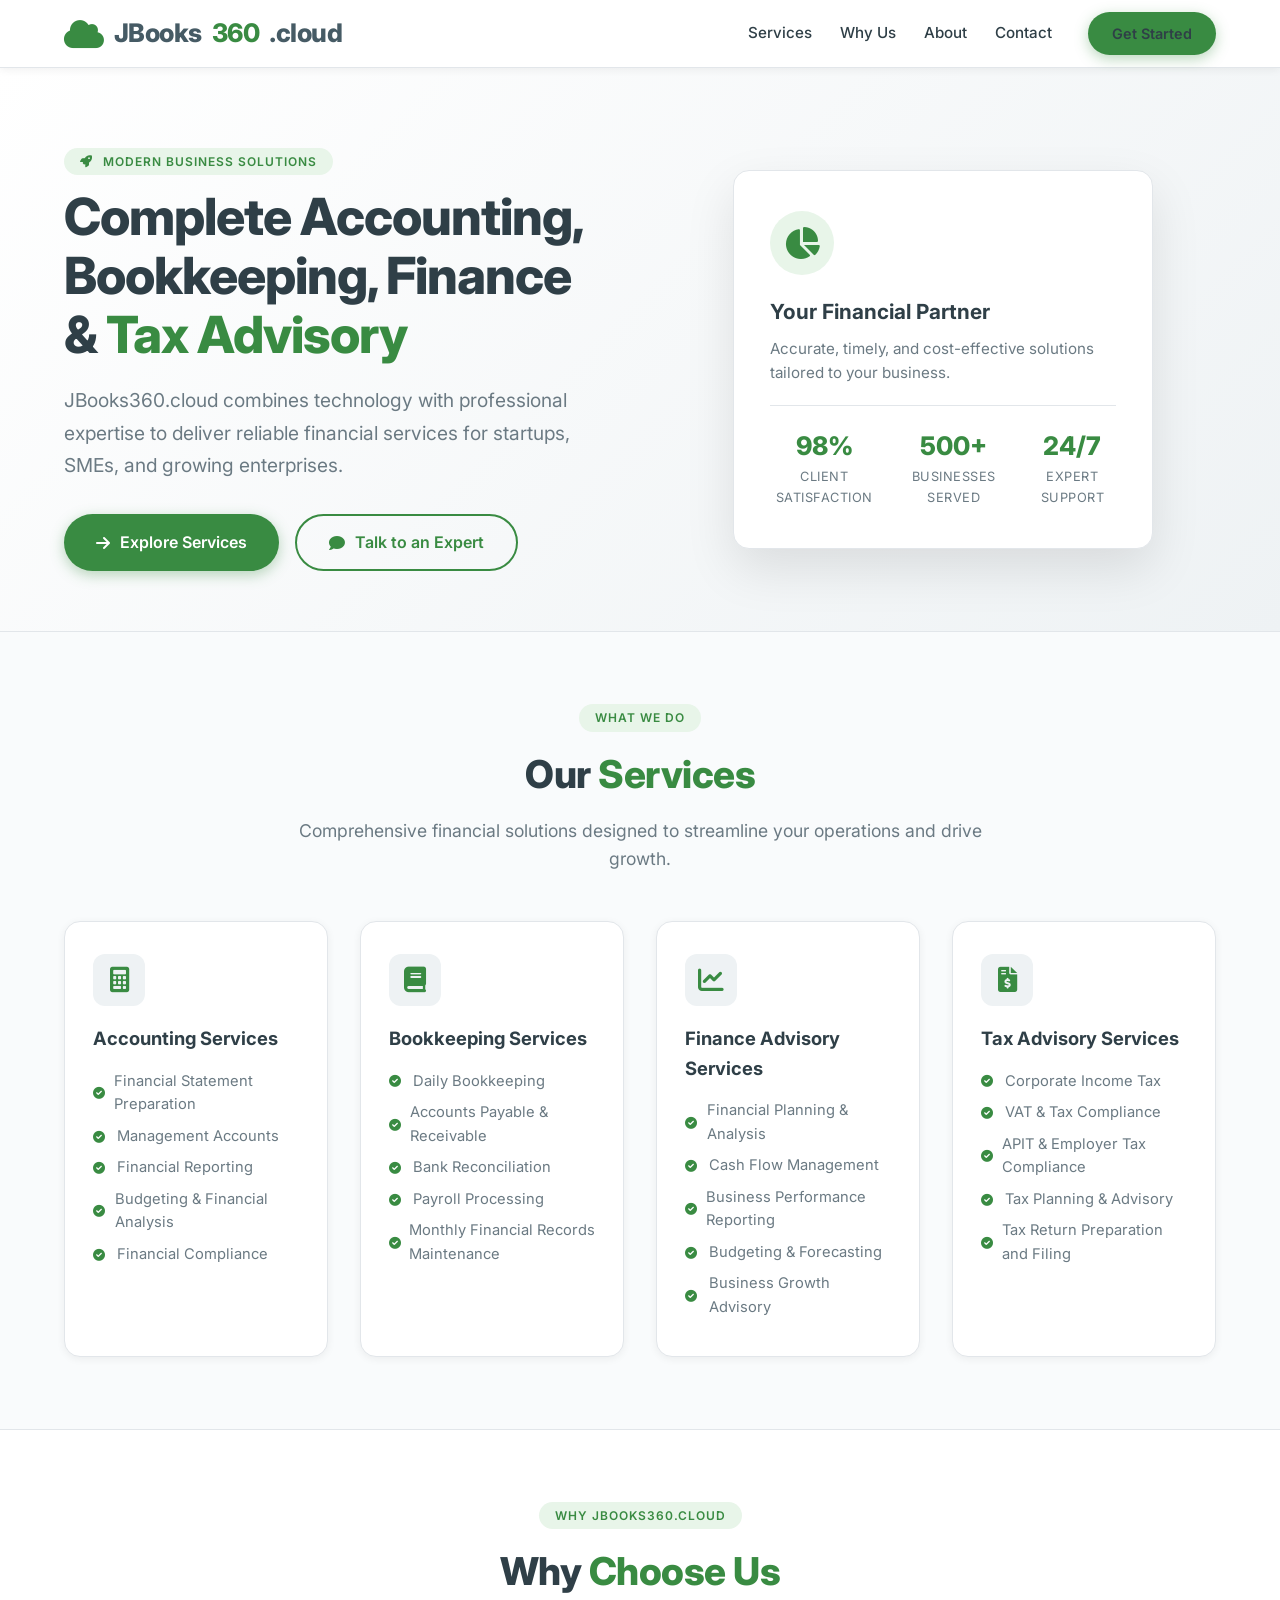
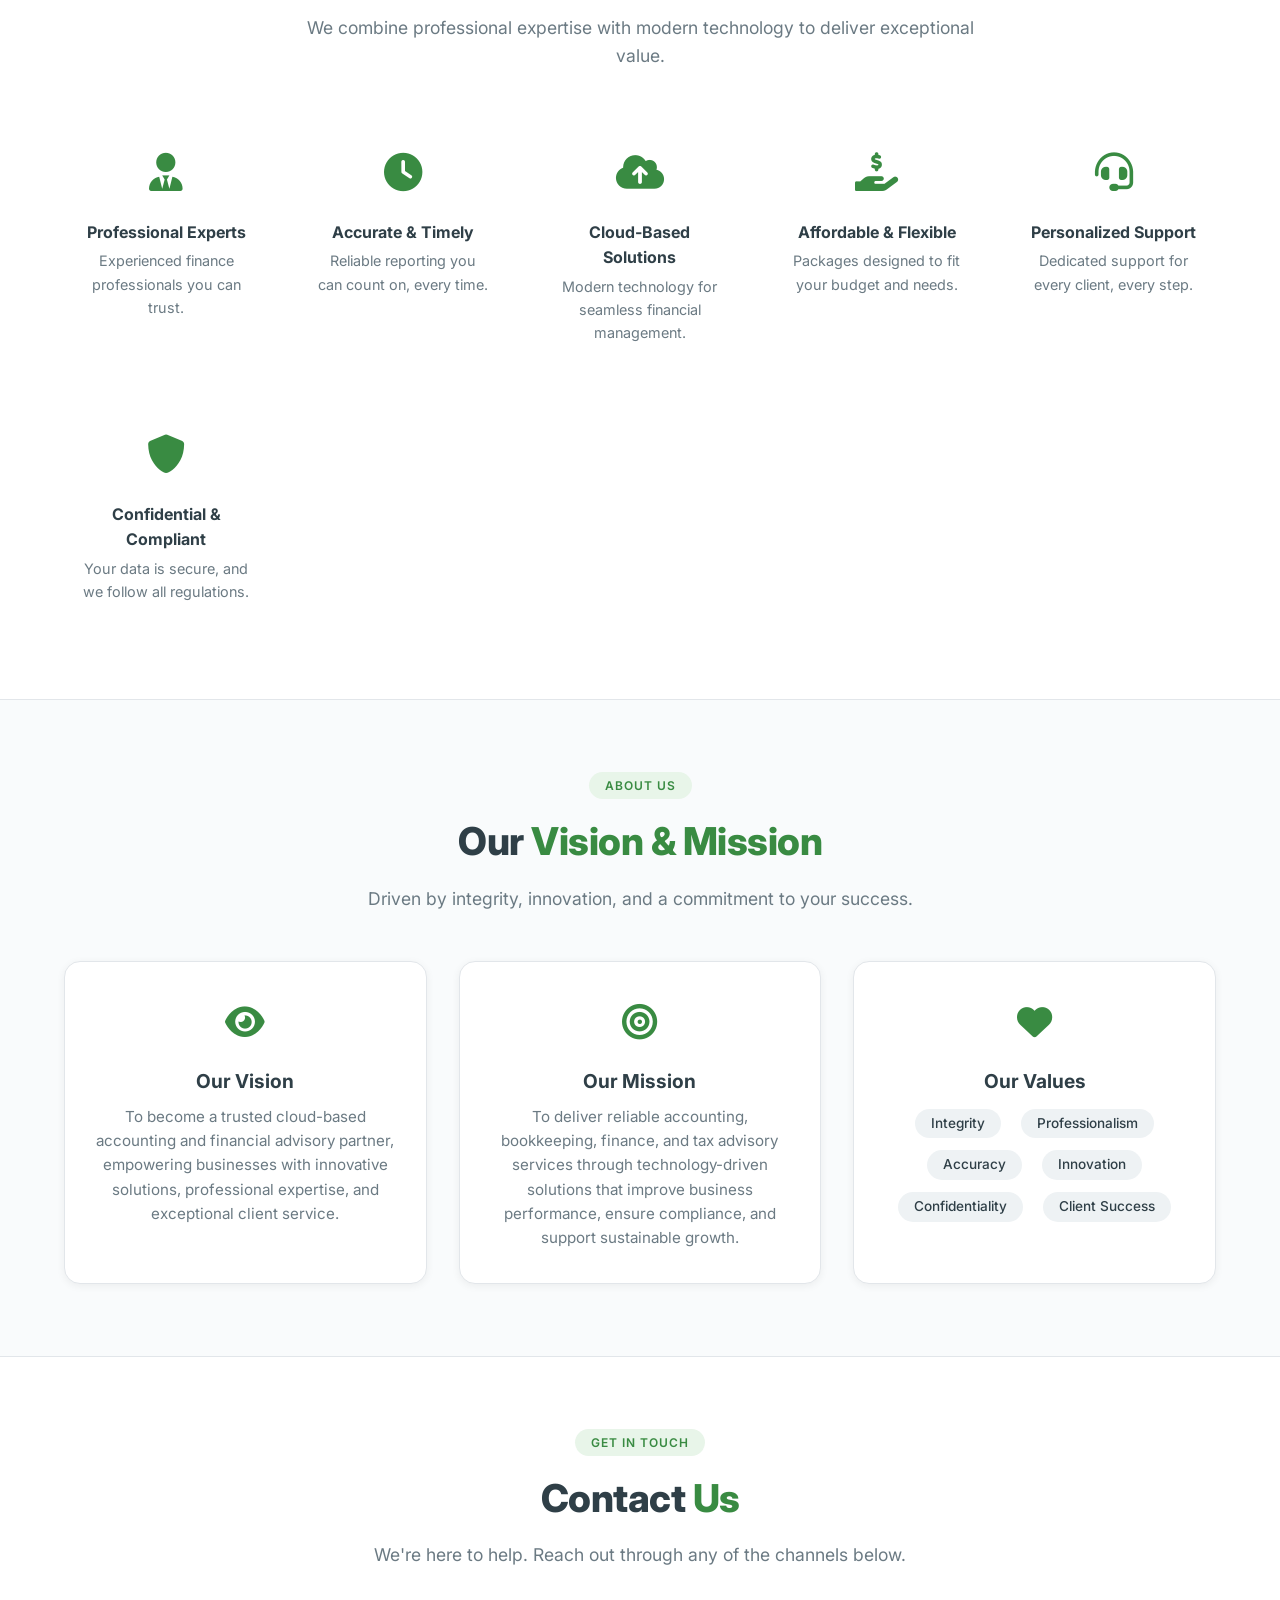
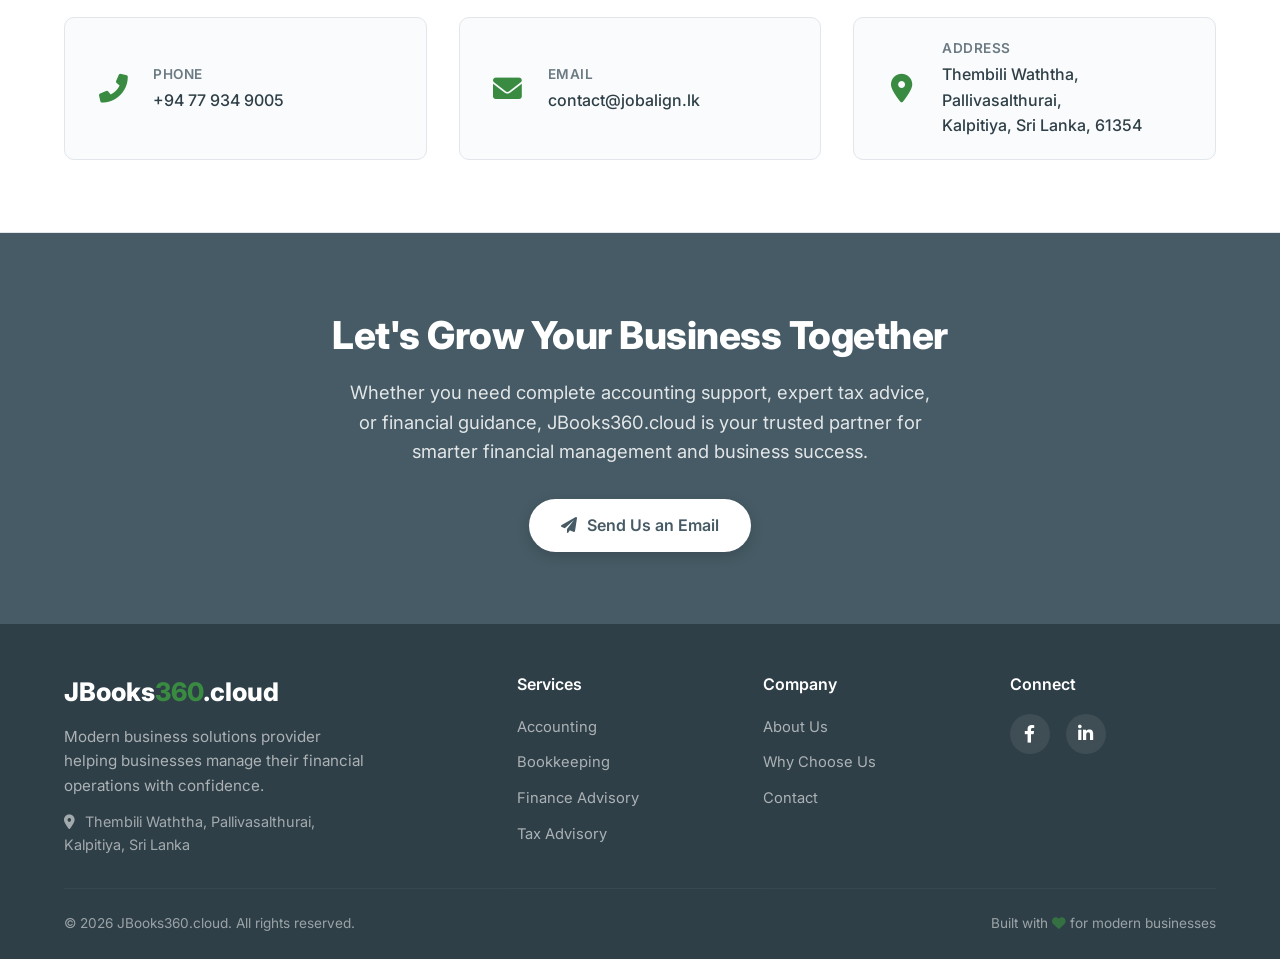
<file: Jbooks360.html>
<!DOCTYPE html>
<html lang="en">
<head>
    <meta charset="UTF-8" />
    <meta name="viewport" content="width=device-width, initial-scale=1.0" />
    <title>JBooks360.cloud — Accounting, Bookkeeping, Finance & Tax Advisory</title>
    <!-- Google Fonts -->
    <link href="https://fonts.googleapis.com/css2?family=Inter:opsz,wght@14..32,400;14..32,500;14..32,600;14..32,700;14..32,800&display=swap" rel="stylesheet" />
    <!-- Font Awesome 6 (Free) -->
    <link rel="stylesheet" href="https://cdnjs.cloudflare.com/ajax/libs/font-awesome/6.0.0-beta3/css/all.min.css" />
    <link rel="stylesheet" href="style.css"/>
</head>
<body>

    <!-- ===== HEADER ===== -->
    <header>
        <div class="container header-inner">
            <a href="#" class="logo">
                <i class="fas fa-cloud"></i>
                JBooks<span>360</span>.cloud
            </a>

            <button class="menu-toggle" id="menuToggle" aria-label="Toggle menu">
                <i class="fas fa-bars"></i>
            </button>

            <ul class="nav-links" id="navLinks">
                <li><a href="#services">Services</a></li>
                <li><a href="#why">Why Us</a></li>
                <li><a href="#about">About</a></li>
                <li><a href="#contact">Contact</a></li>
                <li class="nav-cta"><a href="#contact" class="btn btn-primary">Get Started</a></li>
            </ul>
        </div>
    </header>

    <!-- ===== HERO ===== -->
    <section class="hero" id="home">
        <div class="container hero-grid">
            <div class="hero-content">
                <span class="section-tag"><i class="fas fa-rocket" style="margin-right:6px;"></i> Modern Business Solutions</span>
                <h1>Complete Accounting, Bookkeeping, Finance &amp; <span>Tax Advisory</span></h1>
                <p>
                    JBooks360.cloud combines technology with professional expertise to deliver reliable
                    financial services for startups, SMEs, and growing enterprises.
                </p>
                <div class="hero-buttons">
                    <a href="#services" class="btn btn-primary"><i class="fas fa-arrow-right"></i> Explore Services</a>
                    <a href="#contact" class="btn btn-outline"><i class="fas fa-comment"></i> Talk to an Expert</a>
                </div>
            </div>

            <div class="hero-visual">
                <div class="hero-card">
                    <div class="icon-wrap">
                        <i class="fas fa-chart-pie"></i>
                    </div>
                    <h3>Your Financial Partner</h3>
                    <p>Accurate, timely, and cost-effective solutions tailored to your business.</p>
                    <div class="stats">
                        <div>
                            <div class="num">98%</div>
                            <div class="label">Client Satisfaction</div>
                        </div>
                        <div>
                            <div class="num">500+</div>
                            <div class="label">Businesses Served</div>
                        </div>
                        <div>
                            <div class="num">24/7</div>
                            <div class="label">Expert Support</div>
                        </div>
                    </div>
                </div>
            </div>
        </div>
    </section>

    <!-- ===== SERVICES ===== -->
    <section id="services">
        <div class="container">
            <div class="section-title">
                <span class="section-tag">What We Do</span>
                <h2>Our <span>Services</span></h2>
                <p>Comprehensive financial solutions designed to streamline your operations and drive growth.</p>
            </div>

            <div class="services-grid">
                <!-- Accounting -->
                <div class="service-card">
                    <div class="icon"><i class="fas fa-calculator"></i></div>
                    <h3>Accounting Services</h3>
                    <ul>
                        <li><i class="fas fa-check-circle"></i> Financial Statement Preparation</li>
                        <li><i class="fas fa-check-circle"></i> Management Accounts</li>
                        <li><i class="fas fa-check-circle"></i> Financial Reporting</li>
                        <li><i class="fas fa-check-circle"></i> Budgeting &amp; Financial Analysis</li>
                        <li><i class="fas fa-check-circle"></i> Financial Compliance</li>
                    </ul>
                </div>

                <!-- Bookkeeping -->
                <div class="service-card">
                    <div class="icon"><i class="fas fa-book"></i></div>
                    <h3>Bookkeeping Services</h3>
                    <ul>
                        <li><i class="fas fa-check-circle"></i> Daily Bookkeeping</li>
                        <li><i class="fas fa-check-circle"></i> Accounts Payable &amp; Receivable</li>
                        <li><i class="fas fa-check-circle"></i> Bank Reconciliation</li>
                        <li><i class="fas fa-check-circle"></i> Payroll Processing</li>
                        <li><i class="fas fa-check-circle"></i> Monthly Financial Records Maintenance</li>
                    </ul>
                </div>

                <!-- Finance Advisory -->
                <div class="service-card">
                    <div class="icon"><i class="fas fa-chart-line"></i></div>
                    <h3>Finance Advisory Services</h3>
                    <ul>
                        <li><i class="fas fa-check-circle"></i> Financial Planning &amp; Analysis</li>
                        <li><i class="fas fa-check-circle"></i> Cash Flow Management</li>
                        <li><i class="fas fa-check-circle"></i> Business Performance Reporting</li>
                        <li><i class="fas fa-check-circle"></i> Budgeting &amp; Forecasting</li>
                        <li><i class="fas fa-check-circle"></i> Business Growth Advisory</li>
                    </ul>
                </div>

                <!-- Tax Advisory -->
                <div class="service-card">
                    <div class="icon"><i class="fas fa-file-invoice-dollar"></i></div>
                    <h3>Tax Advisory Services</h3>
                    <ul>
                        <li><i class="fas fa-check-circle"></i> Corporate Income Tax</li>
                        <li><i class="fas fa-check-circle"></i> VAT &amp; Tax Compliance</li>
                        <li><i class="fas fa-check-circle"></i> APIT &amp; Employer Tax Compliance</li>
                        <li><i class="fas fa-check-circle"></i> Tax Planning &amp; Advisory</li>
                        <li><i class="fas fa-check-circle"></i> Tax Return Preparation and Filing</li>
                    </ul>
                </div>
            </div>
        </div>
    </section>

    <!-- ===== WHY CHOOSE ===== -->
    <section class="why-section" id="why">
        <div class="container">
            <div class="section-title">
                <span class="section-tag">Why JBooks360.cloud</span>
                <h2>Why <span>Choose Us</span></h2>
                <p>We combine professional expertise with modern technology to deliver exceptional value.</p>
            </div>

            <div class="why-grid">
                <div class="why-item">
                    <div class="icon"><i class="fas fa-user-tie"></i></div>
                    <h4>Professional Experts</h4>
                    <p>Experienced finance professionals you can trust.</p>
                </div>
                <div class="why-item">
                    <div class="icon"><i class="fas fa-clock"></i></div>
                    <h4>Accurate &amp; Timely</h4>
                    <p>Reliable reporting you can count on, every time.</p>
                </div>
                <div class="why-item">
                    <div class="icon"><i class="fas fa-cloud-upload-alt"></i></div>
                    <h4>Cloud-Based Solutions</h4>
                    <p>Modern technology for seamless financial management.</p>
                </div>
                <div class="why-item">
                    <div class="icon"><i class="fas fa-hand-holding-usd"></i></div>
                    <h4>Affordable &amp; Flexible</h4>
                    <p>Packages designed to fit your budget and needs.</p>
                </div>
                <div class="why-item">
                    <div class="icon"><i class="fas fa-headset"></i></div>
                    <h4>Personalized Support</h4>
                    <p>Dedicated support for every client, every step.</p>
                </div>
                <div class="why-item">
                    <div class="icon"><i class="fas fa-shield-alt"></i></div>
                    <h4>Confidential &amp; Compliant</h4>
                    <p>Your data is secure, and we follow all regulations.</p>
                </div>
            </div>
        </div>
    </section>

    <!-- ===== VISION / MISSION / VALUES ===== -->
    <section id="about">
        <div class="container">
            <div class="section-title">
                <span class="section-tag">About Us</span>
                <h2>Our <span>Vision &amp; Mission</span></h2>
                <p>Driven by integrity, innovation, and a commitment to your success.</p>
            </div>

            <div class="vmv-grid">
                <div class="vmv-card">
                    <div class="icon"><i class="fas fa-eye"></i></div>
                    <h3>Our Vision</h3>
                    <p>
                        To become a trusted cloud-based accounting and financial advisory partner,
                        empowering businesses with innovative solutions, professional expertise,
                        and exceptional client service.
                    </p>
                </div>
                <div class="vmv-card">
                    <div class="icon"><i class="fas fa-bullseye"></i></div>
                    <h3>Our Mission</h3>
                    <p>
                        To deliver reliable accounting, bookkeeping, finance, and tax advisory
                        services through technology-driven solutions that improve business
                        performance, ensure compliance, and support sustainable growth.
                    </p>
                </div>
                <div class="vmv-card">
                    <div class="icon"><i class="fas fa-heart"></i></div>
                    <h3>Our Values</h3>
                    <div class="values-list">
                        <span>Integrity</span>
                        <span>Professionalism</span>
                        <span>Accuracy</span>
                        <span>Innovation</span>
                        <span>Confidentiality</span>
                        <span>Client Success</span>
                    </div>
                </div>
            </div>
        </div>
    </section>

    <!-- ===== CONTACT SECTION (NEW) ===== -->
    <section class="contact-section" id="contact">
        <div class="container">
            <div class="section-title">
                <span class="section-tag">Get in Touch</span>
                <h2>Contact <span>Us</span></h2>
                <p>We're here to help. Reach out through any of the channels below.</p>
            </div>

            <div class="contact-grid">
                <div class="contact-item">
                    <div class="icon"><i class="fas fa-phone-alt"></i></div>
                    <div class="info">
                        <h4>Phone</h4>
                        <a href="tel:+94779349005">+94 77 934 9005</a>
                    </div>
                </div>
                <div class="contact-item">
                    <div class="icon"><i class="fas fa-envelope"></i></div>
                    <div class="info">
                        <h4>Email</h4>
                        <a href="mailto:contact@jobalign.lk">contact@jobalign.lk</a>
                    </div>
                </div>
                <div class="contact-item">
                    <div class="icon"><i class="fas fa-map-marker-alt"></i></div>
                    <div class="info">
                        <h4>Address</h4>
                        <p>Thembili Waththa, Pallivasalthurai,<br />Kalpitiya, Sri Lanka, 61354</p>
                    </div>
    </section>

    <!-- ===== CTA ===== -->
    <section class="cta-section">
        <div class="container">
            <h2>Let's Grow Your Business Together</h2>
            <p>
                Whether you need complete accounting support, expert tax advice, or financial guidance,
                JBooks360.cloud is your trusted partner for smarter financial management and business success.
            </p>
            <a href="mailto:contact@jobalign.lk" class="btn"><i class="fas fa-paper-plane"></i> Send Us an Email</a>
        </div>
    </section>

    <!-- ===== FOOTER ===== -->
    <footer>
        <div class="container">
            <div class="footer-grid">
                <div class="footer-brand">
                    <h3>JBooks<span>360</span>.cloud</h3>
                    <p>
                        Modern business solutions provider helping businesses manage their financial
                        operations with confidence.
                    </p>
                    <p style="margin-top:12px; font-size:0.9rem; opacity:0.7;">
                        <i class="fas fa-map-marker-alt" style="margin-right:6px;"></i> Thembili Waththa, Pallivasalthurai, Kalpitiya, Sri Lanka
                    </p>
                </div>
                <div class="footer-col">
                    <h4>Services</h4>
                    <ul>
                        <li><a href="#services">Accounting</a></li>
                        <li><a href="#services">Bookkeeping</a></li>
                        <li><a href="#services">Finance Advisory</a></li>
                        <li><a href="#services">Tax Advisory</a></li>
                    </ul>
                </div>
                <div class="footer-col">
                    <h4>Company</h4>
                    <ul>
                        <li><a href="#about">About Us</a></li>
                        <li><a href="#why">Why Choose Us</a></li>
                        <li><a href="#contact">Contact</a></li>
                    </ul>
                </div>
                <div class="footer-col">
                    <h4>Connect</h4>
                    <div class="social">
                        <a href="https://www.facebook.com/profile.php?id=61592133592211" target="_blank" aria-label="Facebook"><i class="fab fa-facebook-f"></i></a>
                        <a href="https://www.linkedin.com/company/jobalign-software-solutions/?viewAsMember=true" target="_blank" aria-label="LinkedIn"><i class="fab fa-linkedin-in"></i></a>
                    </div>
                    <p style="margin-top:16px; font-size:0.85rem; opacity:0.7;">
                </div>
            </div>

            <div class="footer-bottom">
                <span>&copy; 2026 JBooks360.cloud. All rights reserved.</span>
                <span>Built with <i class="fas fa-heart" style="color:var(--primary);"></i> for modern businesses</span>
            </div>
        </div>
    </footer>

    <!-- ===== MOBILE MENU TOGGLE ===== -->
    <script>
        const toggle = document.getElementById('menuToggle');
        const nav = document.getElementById('navLinks');

        toggle.addEventListener('click', () => {
            nav.classList.toggle('open');
            const icon = toggle.querySelector('i');
            if (nav.classList.contains('open')) {
                icon.className = 'fas fa-times';    
            } else {
                icon.className = 'fas fa-bars';
            }
        });

        // Close menu on link click (mobile)
        document.querySelectorAll('.nav-links a').forEach(link => {
            link.addEventListener('click', () => {
                nav.classList.remove('open');
                toggle.querySelector('i').className = 'fas fa-bars';
            });
        });
    </script>

</body>
</html>
</file>
<file: style.css>
:root {
            --primary: #398b42;
            --primary-dark: #2d6f35;
            --primary-light: #e8f5e9;
            --secondary: #465b65;
            --secondary-dark: #2f3f47;
            --secondary-light: #eef2f4;
            --white: #ffffff;
            --off-white: #f9fbfc;
            --gray-100: #f0f2f4;
            --gray-200: #e2e6ea;
            --gray-300: #cbd0d5;
            --gray-600: #6b7a83;
            --gray-800: #2d3a42;
            --text-dark: #1e2a30;
            --shadow-sm: 0 2px 8px rgba(0, 0, 0, 0.06);
            --shadow-md: 0 8px 30px rgba(0, 0, 0, 0.08);
            --shadow-lg: 0 20px 50px rgba(0, 0, 0, 0.10);
            --radius: 16px;
            --radius-sm: 10px;
            --transition: all 0.25s ease;
        }

        /* ----- Reset & Base ----- */
        * {
            margin: 0;
            padding: 0;
            box-sizing: border-box;
        }

        html {
            scroll-behavior: smooth;
        }

        body {
            font-family: 'Inter', -apple-system, BlinkMacSystemFont, sans-serif;
            background: var(--off-white);
            color: var(--text-dark);
            line-height: 1.6;
            -webkit-font-smoothing: antialiased;
        }

        a {
            text-decoration: none;
            color: inherit;
        }

        img {
            max-width: 100%;
            display: block;
        }

        .container {
            max-width: 1200px;
            margin: 0 auto;
            padding: 0 24px;
        }

        /* ----- Buttons ----- */
        .btn {
            display: inline-flex;
            align-items: center;
            gap: 10px;
            padding: 14px 32px;
            border-radius: 50px;
            font-weight: 600;
            font-size: 1rem;
            border: none;
            cursor: pointer;
            transition: var(--transition);
            text-align: center;
            justify-content: center;
        }

        .btn-primary {
            background: var(--primary);
            color: var(--white);
            box-shadow: 0 4px 14px rgba(57, 139, 66, 0.35);
        }
        .btn-primary:hover {
            background: var(--primary-dark);
            transform: translateY(-2px);
            box-shadow: 0 8px 24px rgba(57, 139, 66, 0.40);
        }

        .btn-outline {
            background: transparent;
            color: var(--primary);
            border: 2px solid var(--primary);
        }
        .btn-outline:hover {
            background: var(--primary);
            color: var(--white);
            transform: translateY(-2px);
            box-shadow: 0 8px 24px rgba(57, 139, 66, 0.25);
        }

        .btn-secondary {
            background: var(--secondary);
            color: var(--white);
            box-shadow: 0 4px 14px rgba(70, 91, 101, 0.30);
        }
        .btn-secondary:hover {
            background: var(--secondary-dark);
            transform: translateY(-2px);
            box-shadow: 0 8px 24px rgba(70, 91, 101, 0.35);
        }

        /* ----- Header / Navbar ----- */
        header {
            background: var(--white);
            box-shadow: var(--shadow-sm);
            position: sticky;
            top: 0;
            z-index: 1000;
            padding: 12px 0;
            border-bottom: 1px solid var(--gray-200);
        }

        .header-inner {
            display: flex;
            align-items: center;
            justify-content: space-between;
            flex-wrap: wrap;
            gap: 16px;
        }

        .logo {
            display: flex;
            align-items: center;
            gap: 10px;
            font-weight: 800;
            font-size: 1.6rem;
            letter-spacing: -0.5px;
            color: var(--secondary);
        }
        .logo span {
            color: var(--primary);
        }
        .logo i {
            font-size: 2rem;
            color: var(--primary);
        }

        .nav-links {
            display: flex;
            align-items: center;
            gap: 28px;
            list-style: none;
            font-weight: 500;
            font-size: 0.95rem;
        }
        .nav-links a {
            color: var(--secondary-dark);
            transition: var(--transition);
            position: relative;
        }
        .nav-links a::after {
            content: '';
            position: absolute;
            bottom: -4px;
            left: 0;
            width: 0;
            height: 2px;
            background: var(--primary);
            transition: var(--transition);
        }
        .nav-links a:hover {
            color: var(--primary);
        }
        .nav-links a:hover::after {
            width: 100%;
        }

        .nav-cta {
            margin-left: 8px;
        }
        .nav-cta .btn {
            padding: 10px 24px;
            font-size: 0.9rem;
        }

        /* Mobile menu toggle */
        .menu-toggle {
            display: none;
            font-size: 1.6rem;
            background: none;
            border: none;
            color: var(--secondary);
            cursor: pointer;
            padding: 4px 8px;
        }

        /* ----- Hero ----- */
        .hero {
            padding: 80px 0 60px;
            background: linear-gradient(135deg, var(--white) 0%, var(--secondary-light) 100%);
            border-bottom: 1px solid var(--gray-200);
        }

        .hero-grid {
            display: grid;
            grid-template-columns: 1fr 1fr;
            gap: 60px;
            align-items: center;
        }

        .hero-content h1 {
            font-size: 3.2rem;
            font-weight: 800;
            line-height: 1.15;
            letter-spacing: -1px;
            color: var(--secondary-dark);
            margin-bottom: 20px;
        }
        .hero-content h1 span {
            color: var(--primary);
        }
        .hero-content p {
            font-size: 1.2rem;
            color: var(--gray-600);
            max-width: 520px;
            margin-bottom: 32px;
            line-height: 1.7;
        }
        .hero-buttons {
            display: flex;
            flex-wrap: wrap;
            gap: 16px;
        }

        .hero-visual {
            display: flex;
            justify-content: center;
            align-items: center;
        }
        .hero-card {
            background: var(--white);
            padding: 40px 36px;
            border-radius: var(--radius);
            box-shadow: var(--shadow-lg);
            width: 100%;
            max-width: 420px;
            border: 1px solid var(--gray-200);
            transition: var(--transition);
        }
        .hero-card:hover {
            transform: translateY(-4px);
        }
        .hero-card .icon-wrap {
            display: inline-flex;
            background: var(--primary-light);
            color: var(--primary);
            width: 64px;
            height: 64px;
            border-radius: 50%;
            align-items: center;
            justify-content: center;
            font-size: 2rem;
            margin-bottom: 20px;
        }
        .hero-card h3 {
            font-size: 1.3rem;
            font-weight: 700;
            margin-bottom: 8px;
            color: var(--secondary-dark);
        }
        .hero-card p {
            color: var(--gray-600);
            font-size: 0.95rem;
            margin-bottom: 0;
        }
        .hero-card .stats {
            display: flex;
            gap: 24px;
            margin-top: 20px;
            padding-top: 20px;
            border-top: 1px solid var(--gray-200);
        }
        .hero-card .stats div {
            text-align: center;
        }
        .hero-card .stats .num {
            font-size: 1.6rem;
            font-weight: 800;
            color: var(--primary);
        }
        .hero-card .stats .label {
            font-size: 0.8rem;
            color: var(--gray-600);
            text-transform: uppercase;
            letter-spacing: 0.5px;
        }

        /* ----- Section Shared ----- */
        section {
            padding: 72px 0;
        }

        .section-title {
            text-align: center;
            max-width: 720px;
            margin: 0 auto 48px;
        }
        .section-title h2 {
            font-size: 2.4rem;
            font-weight: 800;
            letter-spacing: -0.5px;
            color: var(--secondary-dark);
            margin-bottom: 12px;
        }
        .section-title h2 span {
            color: var(--primary);
        }
        .section-title p {
            color: var(--gray-600);
            font-size: 1.1rem;
        }

        .section-tag {
            display: inline-block;
            background: var(--primary-light);
            color: var(--primary);
            font-weight: 600;
            font-size: 0.75rem;
            text-transform: uppercase;
            letter-spacing: 1px;
            padding: 4px 16px;
            border-radius: 50px;
            margin-bottom: 12px;
        }

        /* ----- Services Grid ----- */
        .services-grid {
            display: grid;
            grid-template-columns: repeat(auto-fit, minmax(260px, 1fr));
            gap: 32px;
        }

        .service-card {
            background: var(--white);
            padding: 32px 28px;
            border-radius: var(--radius);
            box-shadow: var(--shadow-sm);
            border: 1px solid var(--gray-200);
            transition: var(--transition);
            position: relative;
            overflow: hidden;
        }
        .service-card::before {
            content: '';
            position: absolute;
            top: 0;
            left: 0;
            right: 0;
            height: 4px;
            background: var(--primary);
            transform: scaleX(0);
            transform-origin: left;
            transition: var(--transition);
        }
        .service-card:hover {
            transform: translateY(-6px);
            box-shadow: var(--shadow-md);
            border-color: var(--primary);
        }
        .service-card:hover::before {
            transform: scaleX(1);
        }
        .service-card .icon {
            display: inline-flex;
            background: var(--secondary-light);
            color: var(--primary);
            width: 52px;
            height: 52px;
            border-radius: 12px;
            align-items: center;
            justify-content: center;
            font-size: 1.6rem;
            margin-bottom: 18px;
            transition: var(--transition);
        }
        .service-card:hover .icon {
            background: var(--primary);
            color: var(--white);
        }
        .service-card h3 {
            font-size: 1.15rem;
            font-weight: 700;
            margin-bottom: 8px;
            color: var(--secondary-dark);
        }
        .service-card ul {
            list-style: none;
            margin-top: 12px;
        }
        .service-card ul li {
            padding: 4px 0;
            font-size: 0.92rem;
            color: var(--gray-600);
            display: flex;
            align-items: center;
            gap: 8px;
        }
        .service-card ul li i {
            color: var(--primary);
            font-size: 0.75rem;
            width: 16px;
        }

        /* ----- Why Choose ----- */
        .why-section {
            background: var(--white);
            border-top: 1px solid var(--gray-200);
            border-bottom: 1px solid var(--gray-200);
        }

        .why-grid {
            display: grid;
            grid-template-columns: repeat(auto-fit, minmax(200px, 1fr));
            gap: 32px;
        }

        .why-item {
            text-align: center;
            padding: 24px 16px;
            border-radius: var(--radius-sm);
            transition: var(--transition);
        }
        .why-item:hover {
            background: var(--secondary-light);
        }
        .why-item .icon {
            font-size: 2.4rem;
            color: var(--primary);
            margin-bottom: 16px;
        }
        .why-item h4 {
            font-weight: 700;
            font-size: 1rem;
            color: var(--secondary-dark);
            margin-bottom: 4px;
        }
        .why-item p {
            font-size: 0.9rem;
            color: var(--gray-600);
        }

        /* ----- Vision / Mission / Values ----- */
        .vmv-grid {
            display: grid;
            grid-template-columns: repeat(3, 1fr);
            gap: 32px;
            margin-top: 16px;
        }

        .vmv-card {
            background: var(--white);
            padding: 32px 28px;
            border-radius: var(--radius);
            box-shadow: var(--shadow-sm);
            border: 1px solid var(--gray-200);
            transition: var(--transition);
            text-align: center;
        }
        .vmv-card:hover {
            transform: translateY(-4px);
            box-shadow: var(--shadow-md);
        }
        .vmv-card .icon {
            font-size: 2.2rem;
            color: var(--primary);
            margin-bottom: 16px;
        }
        .vmv-card h3 {
            font-size: 1.2rem;
            font-weight: 700;
            color: var(--secondary-dark);
            margin-bottom: 8px;
        }
        .vmv-card p {
            color: var(--gray-600);
            font-size: 0.95rem;
        }

        /* Values list inside vmv */
        .values-list {
            display: flex;
            flex-wrap: wrap;
            justify-content: center;
            gap: 12px 20px;
            margin-top: 12px;
        }
        .values-list span {
            background: var(--secondary-light);
            padding: 4px 16px;
            border-radius: 50px;
            font-size: 0.85rem;
            font-weight: 500;
            color: var(--secondary-dark);
        }

        /* ----- Contact Section (new) ----- */
        .contact-section {
            background: var(--white);
            border-top: 1px solid var(--gray-200);
            border-bottom: 1px solid var(--gray-200);
        }

        .contact-grid {
            display: grid;
            grid-template-columns: repeat(auto-fit, minmax(220px, 1fr));
            gap: 32px;
            margin-top: 16px;
        }

        .contact-item {
            display: flex;
            align-items: center;
            gap: 16px;
            padding: 20px 24px;
            background: var(--off-white);
            border-radius: var(--radius-sm);
            border: 1px solid var(--gray-200);
            transition: var(--transition);
        }
        .contact-item:hover {
            background: var(--secondary-light);
            border-color: var(--primary);
        }
        .contact-item .icon {
            font-size: 1.8rem;
            color: var(--primary);
            width: 48px;
            text-align: center;
        }
        .contact-item .info {
            flex: 1;
        }
        .contact-item .info h4 {
            font-weight: 600;
            font-size: 0.85rem;
            color: var(--gray-600);
            margin-bottom: 2px;
            text-transform: uppercase;
            letter-spacing: 0.5px;
        }
        .contact-item .info p, .contact-item .info a {
            font-size: 1rem;
            font-weight: 500;
            color: var(--secondary-dark);
        }
        .contact-item .info a:hover {
            color: var(--primary);
        }

        /* ----- CTA Section (updated with contact info) ----- */
        .cta-section {
            background: var(--secondary);
            color: var(--white);
            padding: 72px 0;
            text-align: center;
        }
        .cta-section h2 {
            font-size: 2.4rem;
            font-weight: 800;
            margin-bottom: 12px;
            letter-spacing: -0.5px;
        }
        .cta-section p {
            font-size: 1.15rem;
            opacity: 0.85;
            max-width: 600px;
            margin: 0 auto 32px;
        }
        .cta-section .btn {
            background: var(--white);
            color: var(--secondary);
            box-shadow: 0 4px 14px rgba(0, 0, 0, 0.15);
        }
        .cta-section .btn:hover {
            background: var(--primary-light);
            transform: translateY(-2px);
            box-shadow: 0 8px 24px rgba(0, 0, 0, 0.20);
        }

        /* ----- Footer ----- */
        footer {
            background: var(--secondary-dark);
            color: rgba(255, 255, 255, 0.8);
            padding: 48px 0 24px;
        }
        .footer-grid {
            display: grid;
            grid-template-columns: 2fr 1fr 1fr 1fr;
            gap: 40px;
            margin-bottom: 32px;
        }
        .footer-brand h3 {
            font-size: 1.6rem;
            font-weight: 800;
            color: var(--white);
            margin-bottom: 12px;
        }
        .footer-brand h3 span {
            color: var(--primary);
        }
        .footer-brand p {
            font-size: 0.95rem;
            max-width: 300px;
            opacity: 0.75;
        }
        .footer-col h4 {
            color: var(--white);
            font-weight: 600;
            font-size: 1rem;
            margin-bottom: 16px;
        }
        .footer-col ul {
            list-style: none;
        }
        .footer-col ul li {
            margin-bottom: 10px;
        }
        .footer-col ul li a {
            opacity: 0.75;
            transition: var(--transition);
            font-size: 0.92rem;
        }
        .footer-col ul li a:hover {
            opacity: 1;
            color: var(--primary);
        }
        .footer-col .social {
            display: flex;
            gap: 16px;
            margin-top: 12px;
        }
        .footer-col .social a {
            display: inline-flex;
            align-items: center;
            justify-content: center;
            width: 40px;
            height: 40px;
            border-radius: 50%;
            background: rgba(255, 255, 255, 0.08);
            color: var(--white);
            transition: var(--transition);
            font-size: 1.1rem;
        }
        .footer-col .social a:hover {
            background: var(--primary);
            transform: translateY(-3px);
        }

        .footer-bottom {
            border-top: 1px solid rgba(255, 255, 255, 0.08);
            padding-top: 24px;
            display: flex;
            justify-content: space-between;
            flex-wrap: wrap;
            gap: 12px;
            font-size: 0.85rem;
            opacity: 0.65;
        }

        /* ----- Responsive ----- */
        @media (max-width: 1024px) {
            .hero-grid {
                gap: 40px;
            }
            .hero-content h1 {
                font-size: 2.6rem;
            }
            .vmv-grid {
                grid-template-columns: 1fr 1fr;
            }
            .footer-grid {
                grid-template-columns: 1fr 1fr;
            }
        }

        @media (max-width: 768px) {
            .menu-toggle {
                display: block;
            }

            .nav-links {
                display: none;
                flex-direction: column;
                width: 100%;
                padding: 16px 0 8px;
                gap: 12px;
                background: var(--white);
                border-top: 1px solid var(--gray-200);
                margin-top: 12px;
            }
            .nav-links.open {
                display: flex;
            }
            .nav-cta {
                margin-left: 0;
            }
            .nav-cta .btn {
                width: 100%;
                justify-content: center;
            }

            .hero-grid {
                grid-template-columns: 1fr;
                text-align: center;
            }
            .hero-content p {
                margin-left: auto;
                margin-right: auto;
            }
            .hero-buttons {
                justify-content: center;
            }
            .hero-card {
                max-width: 100%;
            }

            .section-title h2 {
                font-size: 2rem;
            }

            .vmv-grid {
                grid-template-columns: 1fr;
            }

            .footer-grid {
                grid-template-columns: 1fr;
                gap: 32px;
            }
            .footer-bottom {
                flex-direction: column;
                text-align: center;
            }

            .contact-grid {
                grid-template-columns: 1fr;
            }
        }

        @media (max-width: 480px) {
            .hero-content h1 {
                font-size: 2rem;
            }
            .hero {
                padding: 48px 0 40px;
            }
            section {
                padding: 48px 0;
            }
            .container {
                padding: 0 16px;
            }
            .service-card {
                padding: 24px 20px;
            }
            .cta-section h2 {
                font-size: 1.8rem;
            }
        }
</file>
